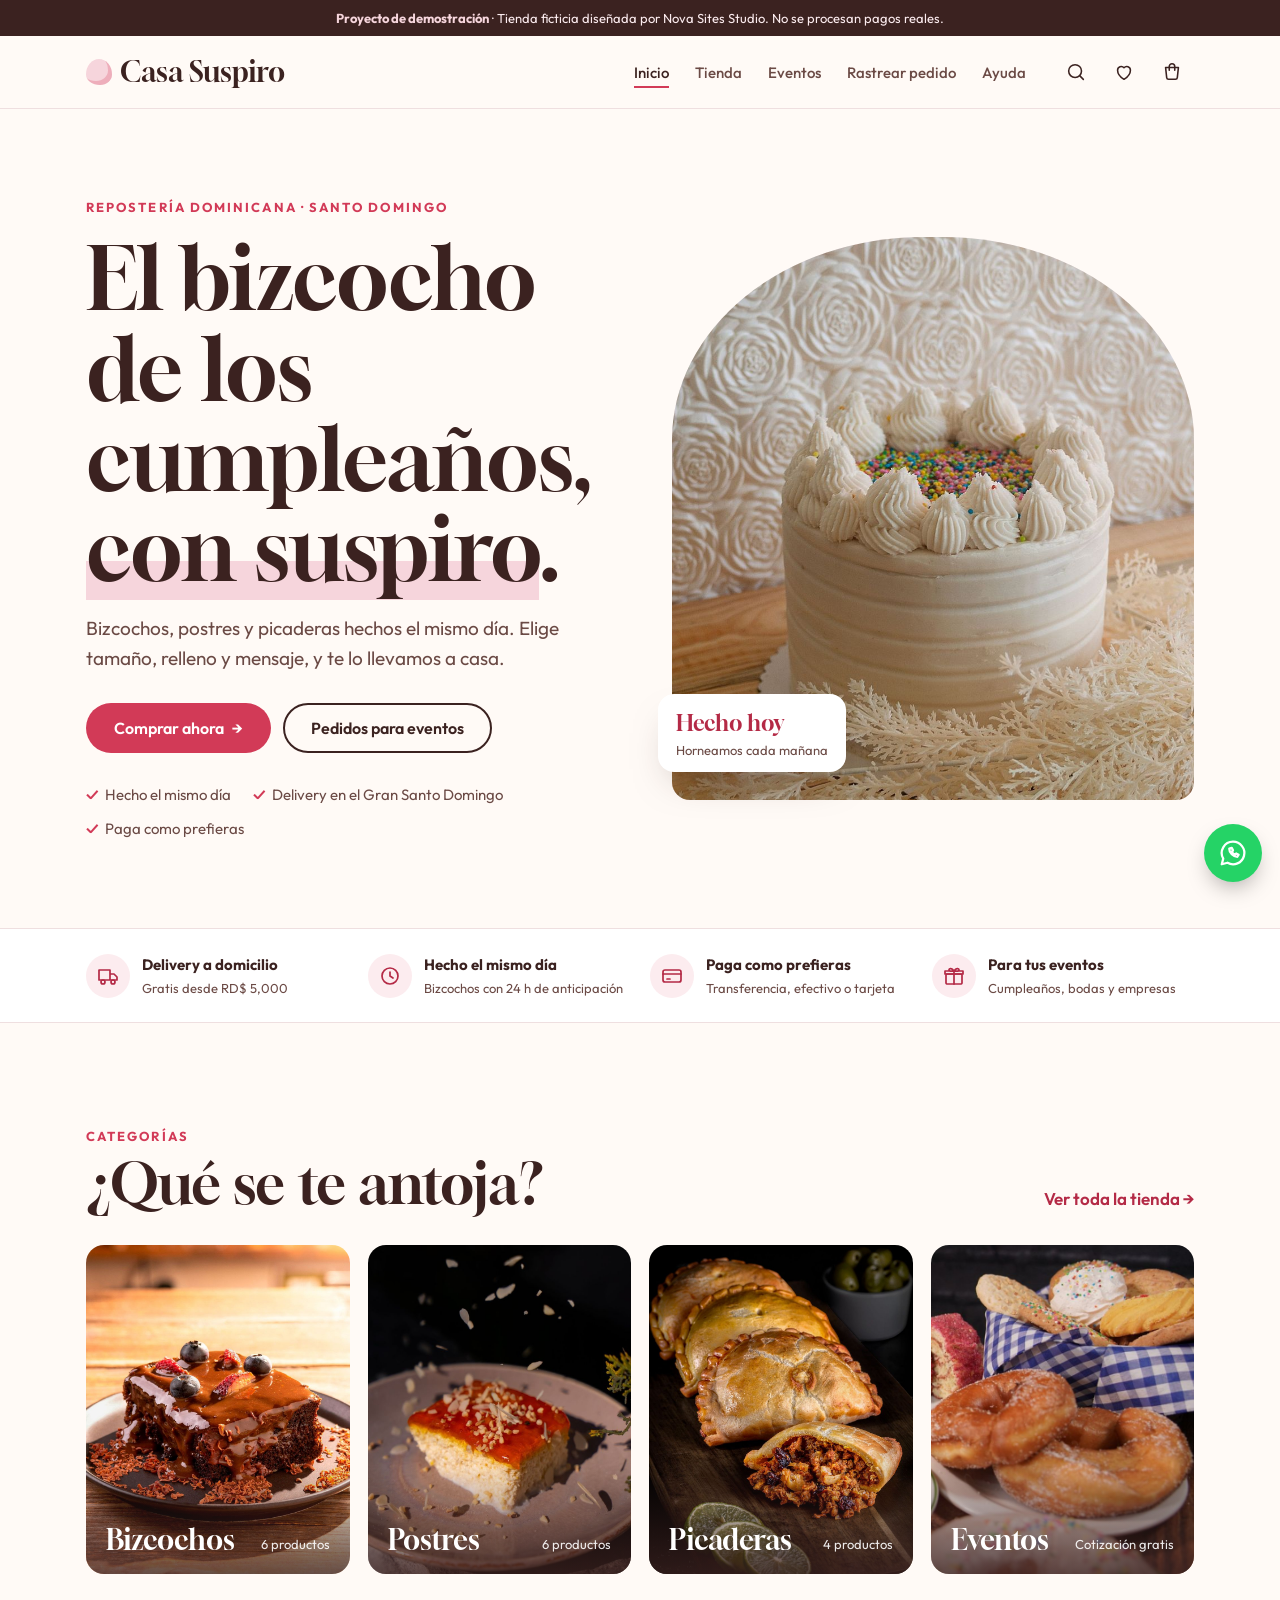
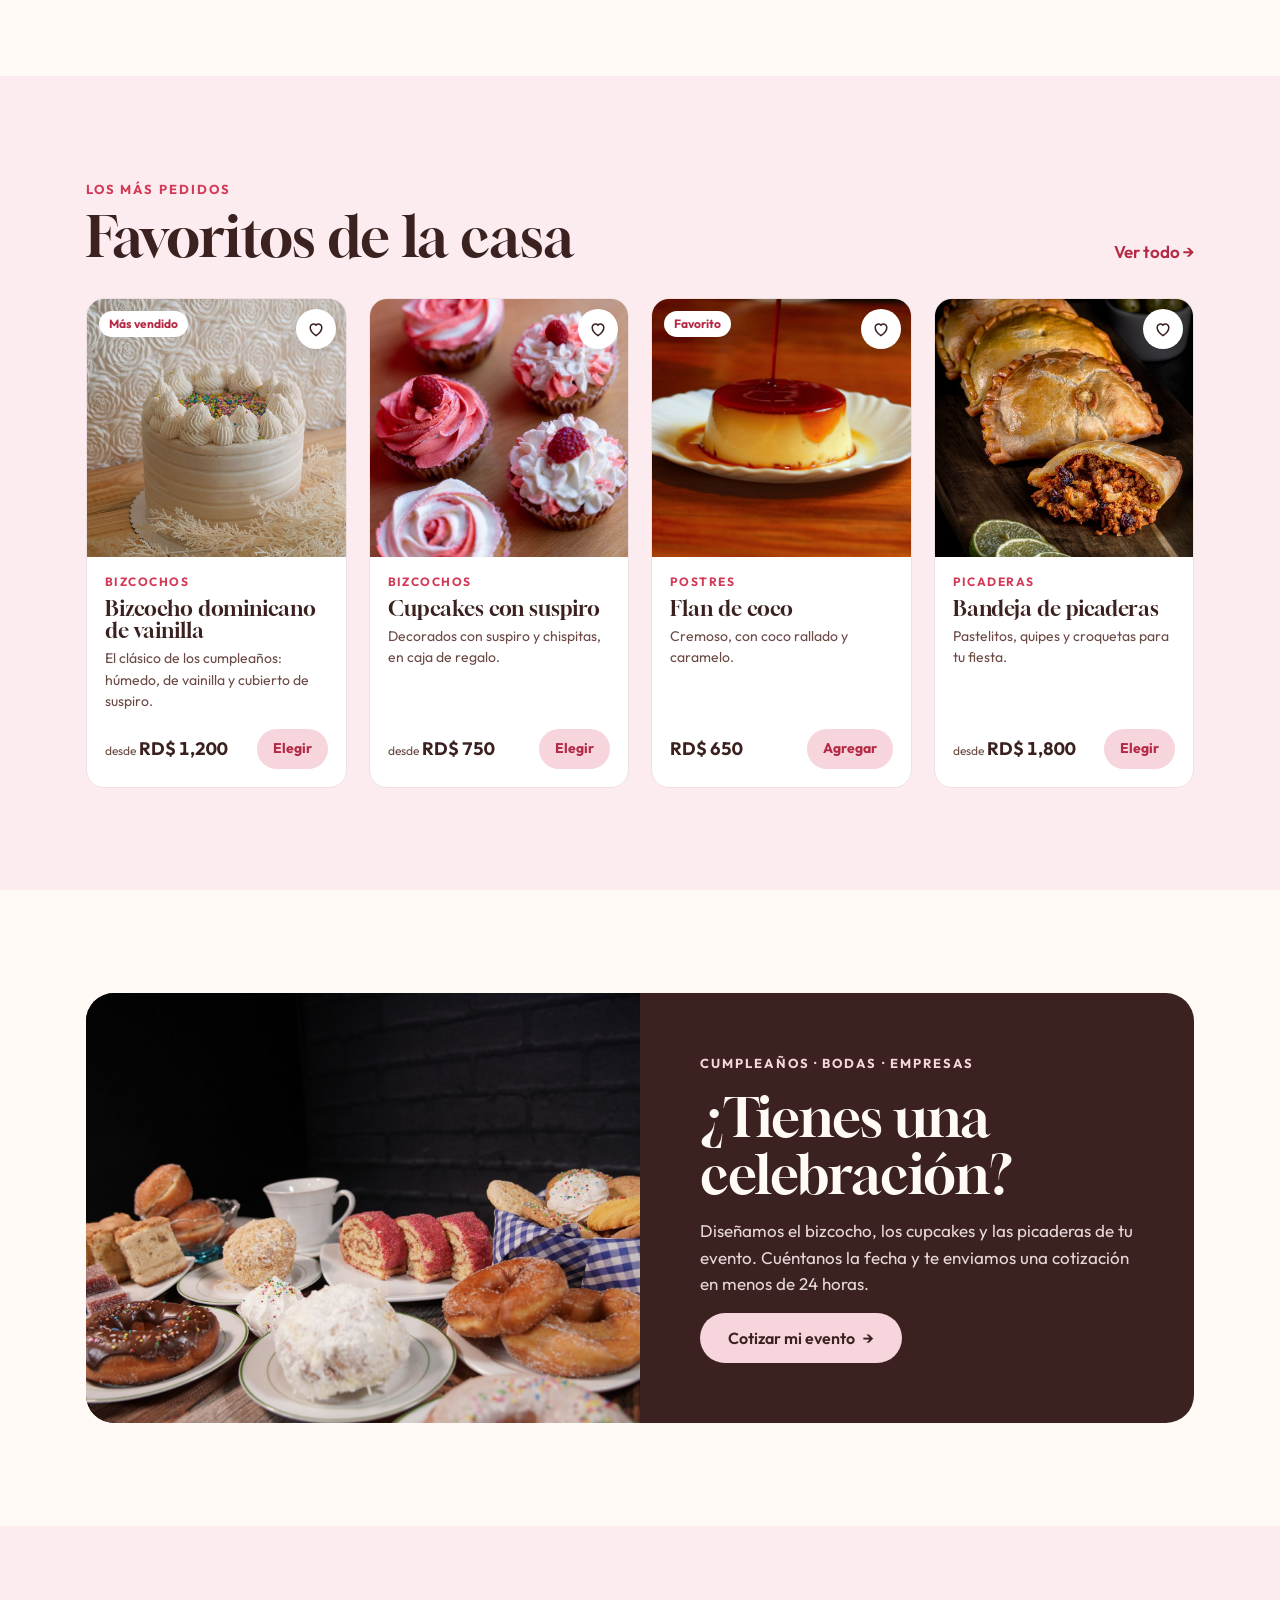
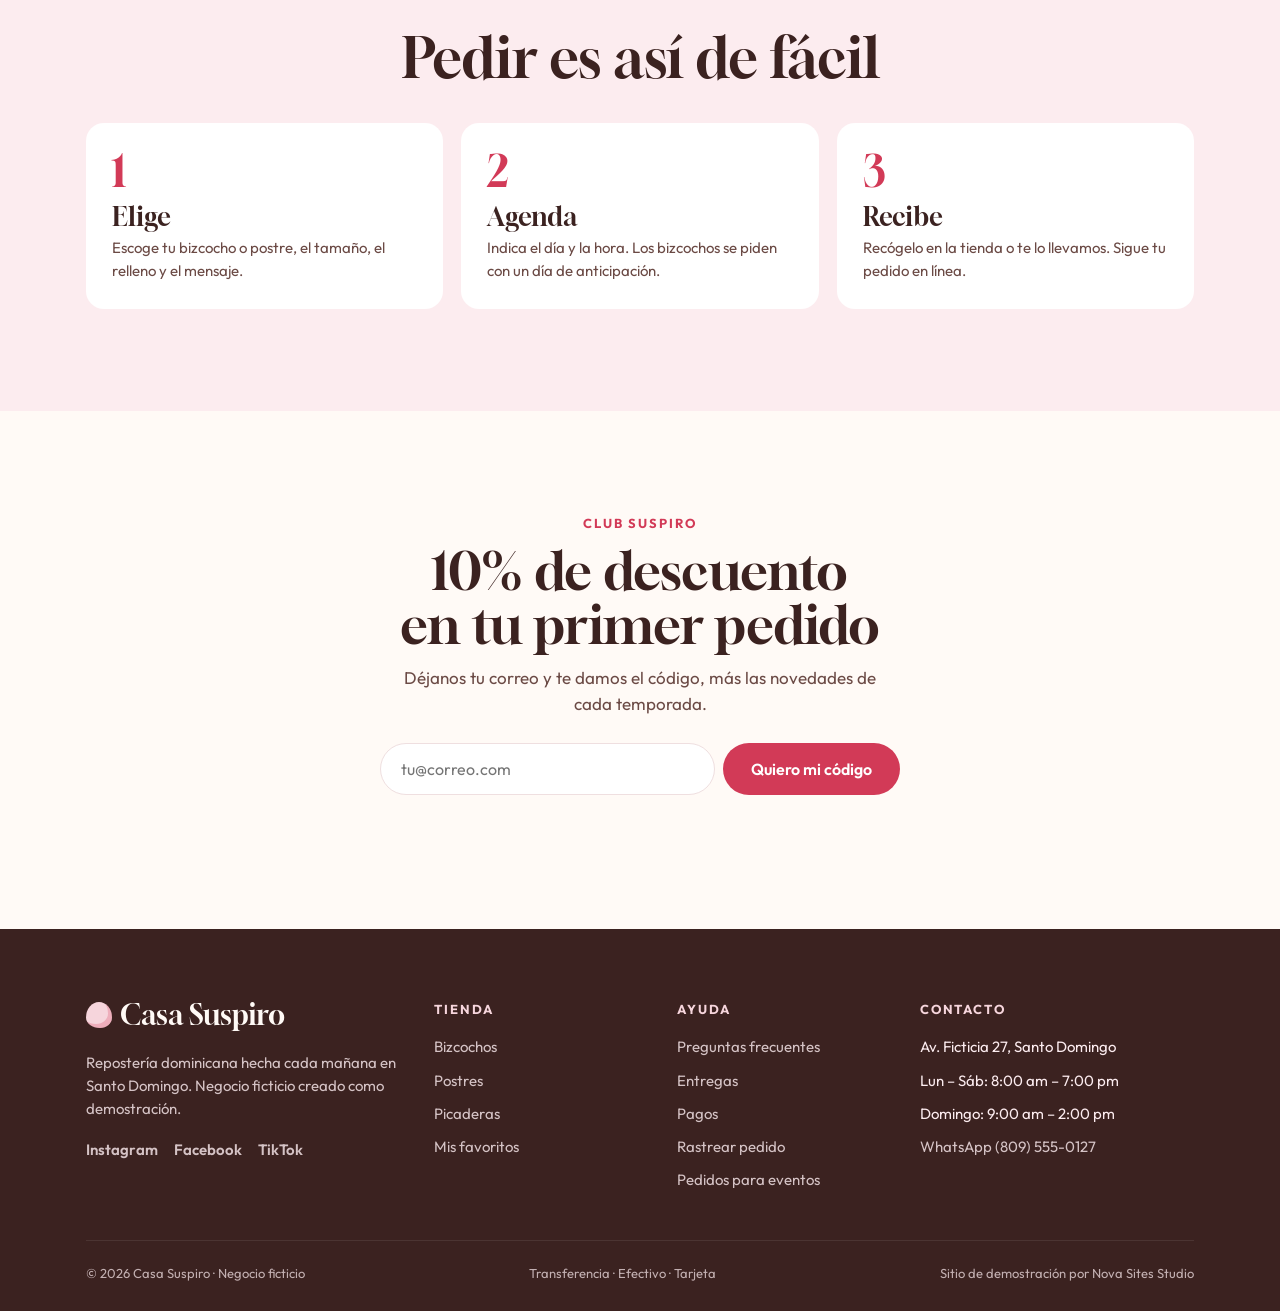
<file: index.html>
<!doctype html>
<html lang="es">
<head>
<meta charset="utf-8">
<meta name="viewport" content="width=device-width, initial-scale=1">
<title>Casa Suspiro · Repostería dominicana</title>
<meta name="description" content="Bizcocho dominicano con suspiro, postres y picaderas a domicilio. Repostería dominicana en Santo Domingo. Proyecto de demostración de Nova Sites Studio.">
<link rel="preconnect" href="https://fonts.googleapis.com">
<link rel="preconnect" href="https://fonts.gstatic.com" crossorigin>
<link href="https://fonts.googleapis.com/css2?family=Gloock&family=Outfit:wght@400;500;600;700&display=swap" rel="stylesheet">
<link rel="stylesheet" href="estilos.css">
</head>
<body data-pagina="inicio">
<div class="demo-bar"><strong>Proyecto de demostración</strong> · Tienda ficticia diseñada por Nova Sites Studio. No se procesan pagos reales.</div>
<header class="nav">
  <div class="wrap nav-in">
    <a class="logo" href="index.html"><i aria-hidden="true"></i>Casa Suspiro</a>
    <nav aria-label="Principal" class="menu-wrap" style="display:contents"><ul class="menu"><li><a href="index.html" aria-current="page">Inicio</a></li><li><a href="tienda.html">Tienda</a></li><li><a href="eventos.html">Eventos</a></li><li><a href="seguimiento.html">Rastrear pedido</a></li><li><a href="ayuda.html">Ayuda</a></li></ul></nav>
    <div class="iconos">
      <button class="icono-btn" type="button" data-buscar aria-label="Buscar"><svg viewBox="0 0 24 24" aria-hidden="true"><circle cx="11" cy="11" r="7"/><path d="m20 20-3.5-3.5"/></svg></button>
      <a class="icono-btn" href="tienda.html?fav=1" aria-label="Mis favoritos"><svg viewBox="0 0 24 24" aria-hidden="true"><path d="M12 20s-7-4.4-7-10a4 4 0 0 1 7-2.6A4 4 0 0 1 19 10c0 5.6-7 10-7 10Z"/></svg><span class="contador" data-contador="favs" hidden>0</span></a>
      <button class="icono-btn" type="button" data-abrir-carrito aria-label="Abrir carrito"><svg viewBox="0 0 24 24" aria-hidden="true"><path d="M5 7h14l-1.2 11.2a2 2 0 0 1-2 1.8H8.2a2 2 0 0 1-2-1.8L5 7Z"/><path d="M9 10V6a3 3 0 0 1 6 0v4"/></svg><span class="contador" data-contador="carrito" hidden>0</span></button>
      <button class="burger" type="button" aria-expanded="false" aria-controls="menu-movil" aria-label="Abrir menú"><i></i><i></i></button>
    </div>
  </div>
  <nav class="menu-movil" id="menu-movil" aria-label="Menú" hidden><a href="index.html" aria-current="page">Inicio</a><a href="tienda.html">Tienda</a><a href="eventos.html">Eventos</a><a href="seguimiento.html">Rastrear pedido</a><a href="ayuda.html">Ayuda</a></nav>
</header>

<main>
<section class="hero wrap">
  <div>
    <p class="eyebrow entra" style="--d:0">Repostería dominicana · Santo Domingo</p>
    <h1 class="entra" style="--d:1">El bizcocho de los cumpleaños, <em>con suspiro</em>.</h1>
    <p class="entra" style="--d:2">Bizcochos, postres y picaderas hechos el mismo día. Elige tamaño, relleno y mensaje, y te lo llevamos a casa.</p>
    <div class="acciones entra" style="--d:3">
      <a class="btn btn-cereza" href="tienda.html">Comprar ahora <span class="flecha" aria-hidden="true">→</span></a>
      <a class="btn btn-borde" href="eventos.html">Pedidos para eventos</a>
    </div>
    <div class="ventajas entra" style="--d:4"><span>Hecho el mismo día</span><span>Delivery en el Gran Santo Domingo</span><span>Paga como prefieras</span></div>
  </div>
  <div class="hero-media entra" style="--d:2">
    <figure class="foto" data-label="Bizcocho dominicano con suspiro"><img src="images/portada.jpg" alt="Bizcocho dominicano decorado con suspiro" fetchpriority="high"></figure>
    <div class="hero-sello"><b>Hecho hoy</b><span>Horneamos cada mañana</span></div>
  </div>
</section>

<div class="confianza">
  <div class="wrap confianza-in">
    <div><svg viewBox="0 0 24 24" aria-hidden="true"><path d="M3 6h11v10H3zM14 10h4l3 3v3h-7"/><circle cx="7" cy="18" r="2"/><circle cx="17" cy="18" r="2"/></svg><strong>Delivery a domicilio</strong><span>Gratis desde RD$ 5,000</span></div>
    <div><svg viewBox="0 0 24 24" aria-hidden="true"><circle cx="12" cy="12" r="8"/><path d="M12 8v4l3 2"/></svg><strong>Hecho el mismo día</strong><span>Bizcochos con 24 h de anticipación</span></div>
    <div><svg viewBox="0 0 24 24" aria-hidden="true"><rect x="3" y="6" width="18" height="12" rx="2"/><path d="M3 10h18M7 15h3"/></svg><strong>Paga como prefieras</strong><span>Transferencia, efectivo o tarjeta</span></div>
    <div><svg viewBox="0 0 24 24" aria-hidden="true"><rect x="4" y="10" width="16" height="10" rx="1"/><path d="M3 7h18v3H3zM12 7v13M12 7C10 4 7 4 7 6s3 1 5 1c2 0 5 1 5-1s-3-2-5 1"/></svg><strong>Para tus eventos</strong><span>Cumpleaños, bodas y empresas</span></div>
  </div>
</div>

<section class="seccion">
  <div class="wrap">
    <div class="sec-tit revela"><div><p class="eyebrow">Categorías</p><h2>¿Qué se te antoja?</h2></div><a class="ver-todo" href="tienda.html">Ver toda la tienda →</a></div>
    <div class="cats">
      <a class="cat revela" href="tienda.html?cat=bizcochos"><figure class="foto" data-label="Bizcochos"><img src="images/biz-chocolate.jpg" alt="Bizcochos" loading="lazy"></figure><div class="cat-txt"><h3>Bizcochos</h3><span data-cuenta="bizcochos"></span></div></a>
      <a class="cat revela" style="--d:1" href="tienda.html?cat=postres"><figure class="foto" data-label="Postres"><img src="images/tres-leches.jpg" alt="Postres" loading="lazy"></figure><div class="cat-txt"><h3>Postres</h3><span data-cuenta="postres"></span></div></a>
      <a class="cat revela" style="--d:2" href="tienda.html?cat=picaderas"><figure class="foto" data-label="Picaderas"><img src="images/pastelitos.jpg" alt="Picaderas" loading="lazy"></figure><div class="cat-txt"><h3>Picaderas</h3><span data-cuenta="picaderas"></span></div></a>
      <a class="cat revela" style="--d:3" href="eventos.html"><figure class="foto" data-label="Eventos"><img src="images/cat-eventos.jpg" alt="Eventos" loading="lazy"></figure><div class="cat-txt"><h3>Eventos</h3><span>Cotización gratis</span></div></a>
    </div>
  </div>
</section>

<section class="seccion rosa">
  <div class="wrap">
    <div class="sec-tit revela"><div><p class="eyebrow">Los más pedidos</p><h2>Favoritos de la casa</h2></div><a class="ver-todo" href="tienda.html">Ver todo →</a></div>
    <div class="grid" id="destacados"></div>
  </div>
</section>

<section class="seccion">
  <div class="wrap">
    <div class="banner revela">
      <figure class="foto" data-label="Mesa de postres para un evento"><img src="images/eventos.jpg" alt="Mesa de postres para un evento" loading="lazy"></figure>
      <div class="banner-txt">
        <p class="eyebrow">Cumpleaños · Bodas · Empresas</p>
        <h2>¿Tienes una celebración?</h2>
        <p>Diseñamos el bizcocho, los cupcakes y las picaderas de tu evento. Cuéntanos la fecha y te enviamos una cotización en menos de 24 horas.</p>
        <a class="btn btn-claro" href="eventos.html">Cotizar mi evento <span class="flecha" aria-hidden="true">→</span></a>
      </div>
    </div>
  </div>
</section>

<section class="como">
  <div class="wrap">
    <h2 class="revela">Pedir es así de fácil</h2>
    <ol class="pasos">
      <li class="revela"><h3>Elige</h3><p>Escoge tu bizcocho o postre, el tamaño, el relleno y el mensaje.</p></li>
      <li class="revela" style="--d:1"><h3>Agenda</h3><p>Indica el día y la hora. Los bizcochos se piden con un día de anticipación.</p></li>
      <li class="revela" style="--d:2"><h3>Recibe</h3><p>Recógelo en la tienda o te lo llevamos. Sigue tu pedido en línea.</p></li>
    </ol>
  </div>
</section>

<section class="seccion boletin">
  <div class="wrap estrecho revela">
    <p class="eyebrow">Club Suspiro</p>
    <h2>10% de descuento en tu primer pedido</h2>
    <p>Déjanos tu correo y te damos el código, más las novedades de cada temporada.</p>
    <form class="boletin-form" id="boletin" novalidate>
      <label class="oculto" for="b-email">Correo electrónico</label>
      <input id="b-email" type="email" placeholder="tu@correo.com" autocomplete="email" required>
      <button class="btn btn-cereza" type="submit">Quiero mi código</button>
    </form>
    <p class="msg" id="boletin-msg" role="status"></p>
  </div>
</section>
</main>

<footer class="pie">
  <div class="wrap">
    <div class="pie-cols">
      <div>
        <a class="logo" href="index.html"><i aria-hidden="true"></i>Casa Suspiro</a>
        <p>Repostería dominicana hecha cada mañana en Santo Domingo. Negocio ficticio creado como demostración.</p>
        <div class="redes"><a href="#" data-demo="En la tienda real, esto abre la red social del negocio.">Instagram</a><a href="#" data-demo="En la tienda real, esto abre la red social del negocio.">Facebook</a><a href="#" data-demo="En la tienda real, esto abre la red social del negocio.">TikTok</a></div>
      </div>
      <div>
        <h4>Tienda</h4>
        <ul><li><a href="tienda.html?cat=bizcochos">Bizcochos</a></li><li><a href="tienda.html?cat=postres">Postres</a></li><li><a href="tienda.html?cat=picaderas">Picaderas</a></li><li><a href="tienda.html?fav=1">Mis favoritos</a></li></ul>
      </div>
      <div>
        <h4>Ayuda</h4>
        <ul><li><a href="ayuda.html">Preguntas frecuentes</a></li><li><a href="ayuda.html#entregas">Entregas</a></li><li><a href="ayuda.html#pagos">Pagos</a></li><li><a href="seguimiento.html">Rastrear pedido</a></li><li><a href="eventos.html">Pedidos para eventos</a></li></ul>
      </div>
      <div>
        <h4>Contacto</h4>
        <ul><li>Av. Ficticia 27, Santo Domingo</li><li>Lun – Sáb: 8:00 am – 7:00 pm</li><li>Domingo: 9:00 am – 2:00 pm</li><li><a href="#" data-demo="En la tienda real, esto abre el WhatsApp de Casa Suspiro.">WhatsApp (809) 555-0127</a></li></ul>
      </div>
    </div>
    <div class="pie-bajo">
      <span>© 2026 Casa Suspiro · Negocio ficticio</span>
      <span>Transferencia · Efectivo · Tarjeta</span>
      <span>Sitio de demostración por Nova Sites Studio</span>
    </div>
  </div>
</footer>

<div class="buscador" id="buscador" role="dialog" aria-label="Buscar productos" hidden>
  <form action="tienda.html" role="search">
    <label class="oculto" for="b-q">Buscar</label>
    <input id="b-q" name="q" type="search" placeholder="¿Qué se te antoja? Bizcocho, flan, quipes…" autocomplete="off">
    <button class="btn btn-cereza" type="submit">Buscar</button>
  </form>
  <div class="sugerencias"><span>Lo más buscado:</span><a href="tienda.html?q=bizcocho">Bizcocho</a><a href="tienda.html?q=flan">Flan</a><a href="tienda.html?q=cupcakes">Cupcakes</a><a href="tienda.html?q=picaderas">Picaderas</a></div>
</div>

<div class="panel-velo" id="panel-velo" data-cerrar-carrito></div>
<aside class="panel" id="panel" aria-hidden="true" aria-label="Carrito">
  <div class="panel-top">
    <h2>Tu carrito</h2>
    <button class="cerrar" type="button" data-cerrar-carrito aria-label="Cerrar carrito">×</button>
  </div>
  <div class="lineas" id="lineas"></div>
  <div class="panel-pie">
    <div data-envio></div>
    <div class="fila total"><span>Subtotal</span><span class="precio" data-subtotal>RD$ 0</span></div>
    <p class="ayuda">Precios con ITBIS incluido. El envío se calcula al pagar.</p>
    <div class="panel-btns"><a class="btn btn-borde" href="carrito.html">Ver carrito</a><a class="btn btn-cereza" href="checkout.html" data-ir-pagar>Pagar</a></div>
  </div>
</aside>
<button class="wa" type="button" data-demo="En la tienda real, esto abre el WhatsApp de Casa Suspiro." aria-label="Escríbenos por WhatsApp"><svg viewBox="0 0 24 24" aria-hidden="true"><path d="M12 3a9 9 0 0 0-7.8 13.5L3 21l4.6-1.2A9 9 0 1 0 12 3Z"/><path d="M9 8.5c0 3.3 3.2 6.5 6.5 6.5l1-1.6-2-1-1 .9c-1.1-.5-1.9-1.3-2.4-2.4l.9-1-1-2Z"/></svg></button>
<div class="toast" id="toast" role="status" aria-live="polite"></div>
<script src="tienda.js" defer></script>
</body>
</html>
</file>
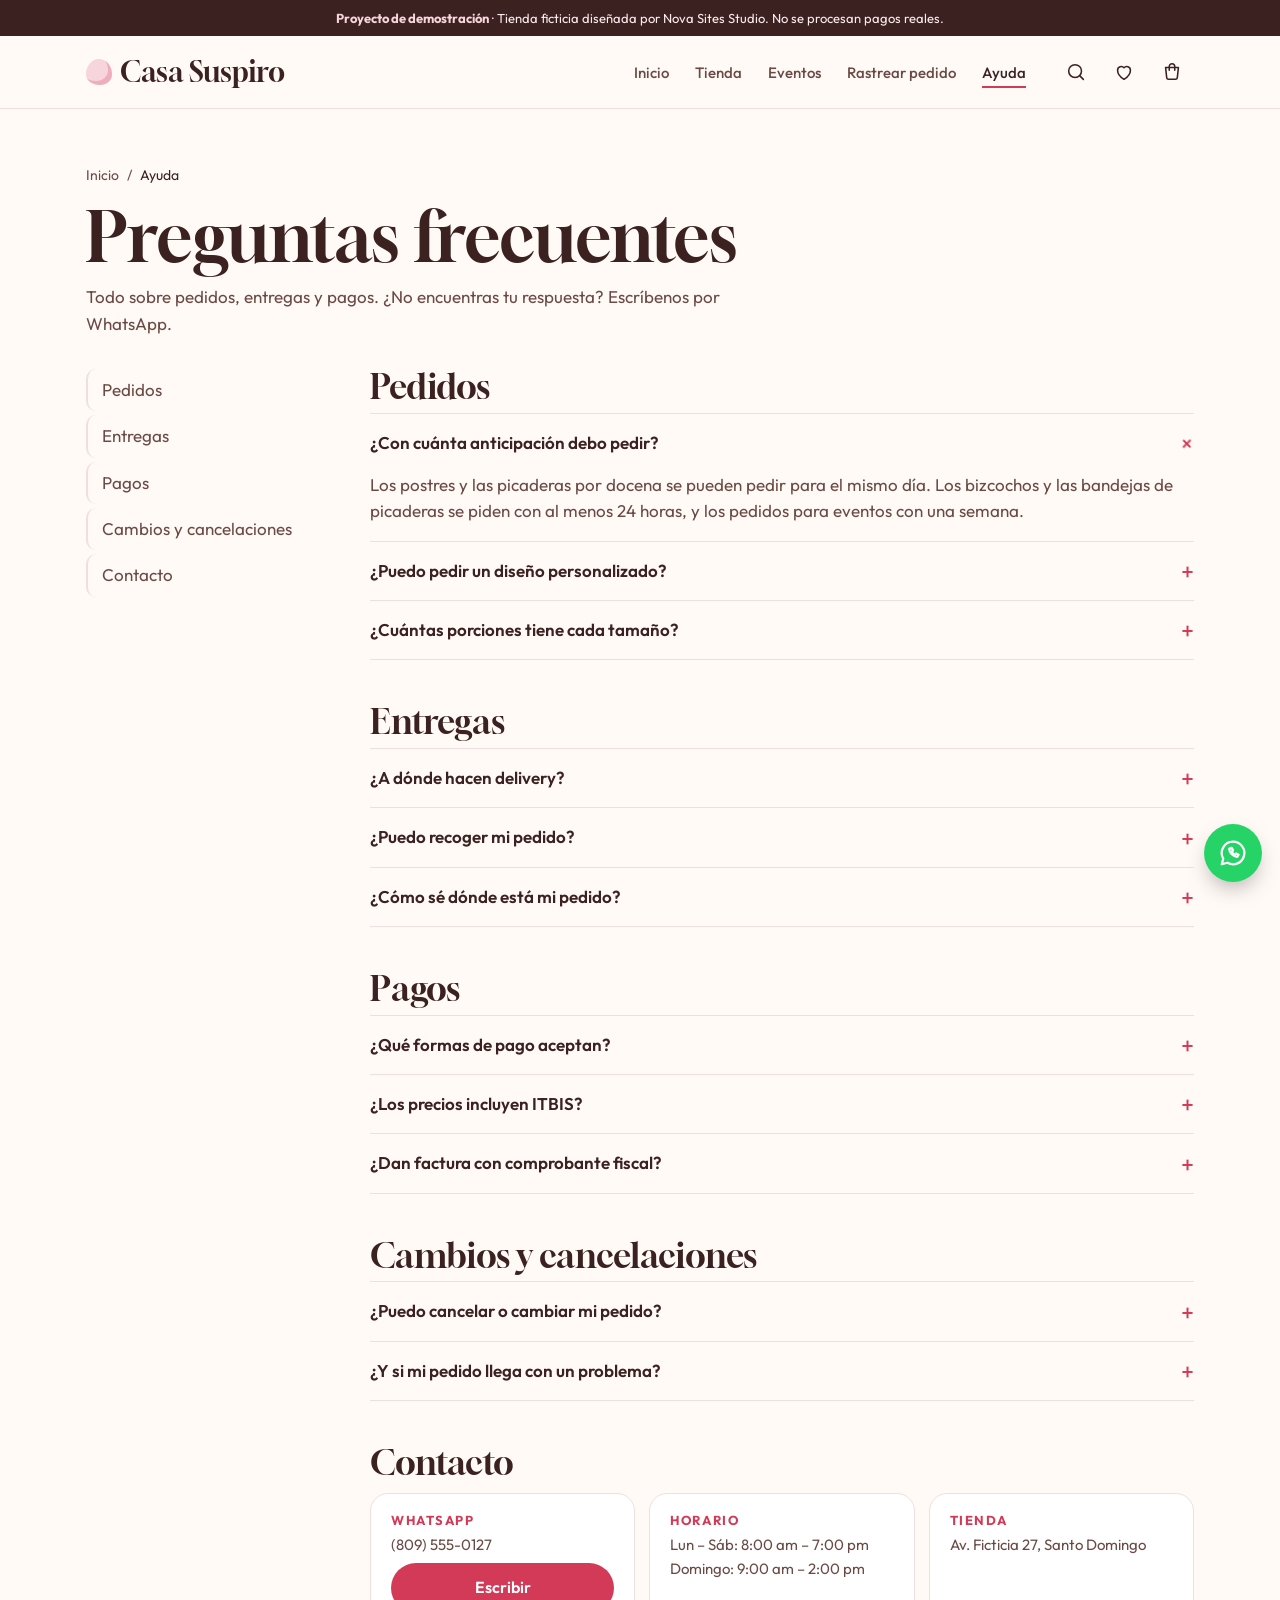
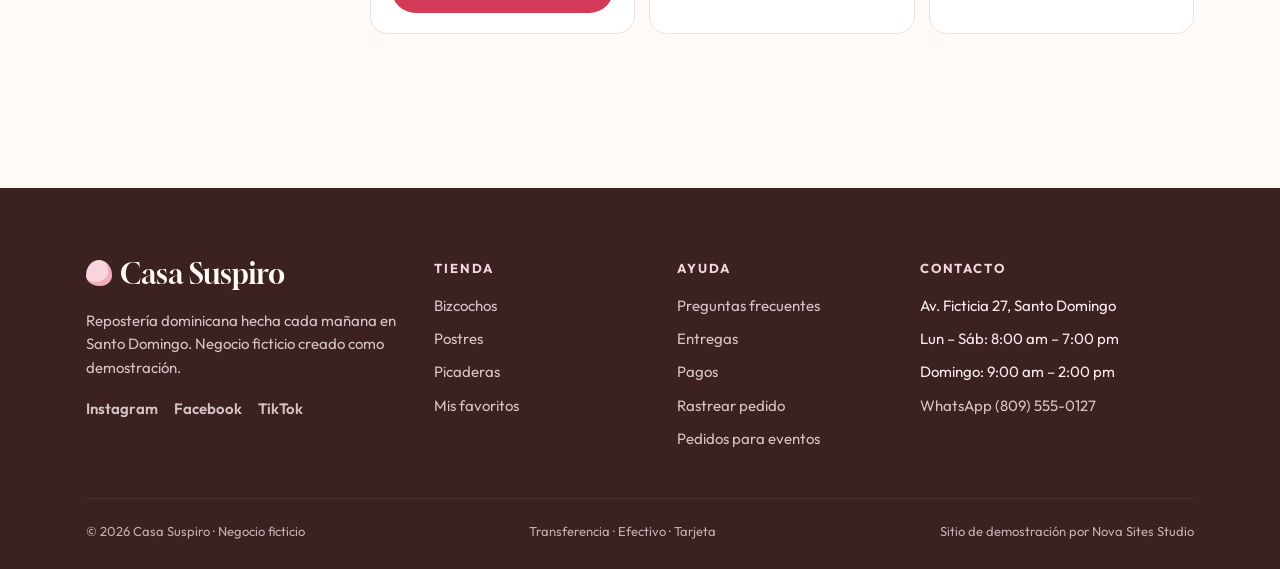
<file: ayuda.html>
<!doctype html>
<html lang="es">
<head>
<meta charset="utf-8">
<meta name="viewport" content="width=device-width, initial-scale=1">
<title>Preguntas frecuentes · Casa Suspiro</title>
<meta name="description" content="Repostería dominicana en Santo Domingo. Proyecto de demostración de Nova Sites Studio.">
<link rel="preconnect" href="https://fonts.googleapis.com">
<link rel="preconnect" href="https://fonts.gstatic.com" crossorigin>
<link href="https://fonts.googleapis.com/css2?family=Gloock&family=Outfit:wght@400;500;600;700&display=swap" rel="stylesheet">
<link rel="stylesheet" href="estilos.css">
</head>
<body data-pagina="ayuda">
<div class="demo-bar"><strong>Proyecto de demostración</strong> · Tienda ficticia diseñada por Nova Sites Studio. No se procesan pagos reales.</div>
<header class="nav">
  <div class="wrap nav-in">
    <a class="logo" href="index.html"><i aria-hidden="true"></i>Casa Suspiro</a>
    <nav aria-label="Principal" class="menu-wrap" style="display:contents"><ul class="menu"><li><a href="index.html">Inicio</a></li><li><a href="tienda.html">Tienda</a></li><li><a href="eventos.html">Eventos</a></li><li><a href="seguimiento.html">Rastrear pedido</a></li><li><a href="ayuda.html" aria-current="page">Ayuda</a></li></ul></nav>
    <div class="iconos">
      <button class="icono-btn" type="button" data-buscar aria-label="Buscar"><svg viewBox="0 0 24 24" aria-hidden="true"><circle cx="11" cy="11" r="7"/><path d="m20 20-3.5-3.5"/></svg></button>
      <a class="icono-btn" href="tienda.html?fav=1" aria-label="Mis favoritos"><svg viewBox="0 0 24 24" aria-hidden="true"><path d="M12 20s-7-4.4-7-10a4 4 0 0 1 7-2.6A4 4 0 0 1 19 10c0 5.6-7 10-7 10Z"/></svg><span class="contador" data-contador="favs" hidden>0</span></a>
      <button class="icono-btn" type="button" data-abrir-carrito aria-label="Abrir carrito"><svg viewBox="0 0 24 24" aria-hidden="true"><path d="M5 7h14l-1.2 11.2a2 2 0 0 1-2 1.8H8.2a2 2 0 0 1-2-1.8L5 7Z"/><path d="M9 10V6a3 3 0 0 1 6 0v4"/></svg><span class="contador" data-contador="carrito" hidden>0</span></button>
      <button class="burger" type="button" aria-expanded="false" aria-controls="menu-movil" aria-label="Abrir menú"><i></i><i></i></button>
    </div>
  </div>
  <nav class="menu-movil" id="menu-movil" aria-label="Menú" hidden><a href="index.html">Inicio</a><a href="tienda.html">Tienda</a><a href="eventos.html">Eventos</a><a href="seguimiento.html">Rastrear pedido</a><a href="ayuda.html" aria-current="page">Ayuda</a></nav>
</header>

<main>
<section class="cabecera wrap">
  <nav class="migas" aria-label="Ruta"><a href="index.html">Inicio</a><span>/</span><span aria-current="page">Ayuda</span></nav>
  <h1>Preguntas frecuentes</h1>
  <p class="sub">Todo sobre pedidos, entregas y pagos. ¿No encuentras tu respuesta? Escríbenos por WhatsApp.</p>
</section>
<section class="wrap faq-grid">
  <nav class="faq-nav" aria-label="Temas"><a href="#pedidos">Pedidos</a><a href="#entregas">Entregas</a><a href="#pagos">Pagos</a><a href="#cambios">Cambios y cancelaciones</a><a href="#contacto">Contacto</a></nav>
  <div>
    <section class="faq-bloque" id="pedidos"><h2>Pedidos</h2><div class="acordeon">
      <details open><summary>¿Con cuánta anticipación debo pedir?</summary><p>Los postres y las picaderas por docena se pueden pedir para el mismo día. Los bizcochos y las bandejas de picaderas se piden con al menos 24 horas, y los pedidos para eventos con una semana.</p></details>
      <details><summary>¿Puedo pedir un diseño personalizado?</summary><p>Sí. En cada bizcocho eliges tamaño, relleno, color del suspiro y mensaje. Para diseños especiales (pisos, figuras, temas) usa la página de Eventos y te cotizamos.</p></details>
      <details><summary>¿Cuántas porciones tiene cada tamaño?</summary><p>1 libra rinde unas 8 porciones, 2 libras unas 16 y 3 libras unas 24. El mini bizcocho (bento) es para 2 o 3 personas.</p></details>
    </div></section>
    <section class="faq-bloque" id="entregas"><h2>Entregas</h2><div class="acordeon">
      <details><summary>¿A dónde hacen delivery?</summary><p>Al Distrito Nacional (RD$ 250) y a Santo Domingo Este, Oeste y Norte (RD$ 350). Es gratis en pedidos desde RD$ 5,000.</p></details>
      <details><summary>¿Puedo recoger mi pedido?</summary><p>Sí, en la tienda, sin costo, en el horario que elijas al pagar.</p></details>
      <details><summary>¿Cómo sé dónde está mi pedido?</summary><p>Entra a <a href="seguimiento.html">Rastrear pedido</a> con el número que recibiste al confirmar.</p></details>
    </div></section>
    <section class="faq-bloque" id="pagos"><h2>Pagos</h2><div class="acordeon">
      <details><summary>¿Qué formas de pago aceptan?</summary><p>Transferencia bancaria, efectivo al recibir o recoger, y tarjeta mediante un enlace de pago seguro.</p></details>
      <details><summary>¿Los precios incluyen ITBIS?</summary><p>Sí, todos los precios ya incluyen ITBIS.</p></details>
      <details><summary>¿Dan factura con comprobante fiscal?</summary><p>Sí. Escribe tu RNC en la nota del pedido y te la enviamos.</p></details>
    </div></section>
    <section class="faq-bloque" id="cambios"><h2>Cambios y cancelaciones</h2><div class="acordeon">
      <details><summary>¿Puedo cancelar o cambiar mi pedido?</summary><p>Sin costo hasta 24 horas antes de la entrega. Después, el bizcocho ya está en preparación y no podemos cancelarlo.</p></details>
      <details><summary>¿Y si mi pedido llega con un problema?</summary><p>Escríbenos con una foto en las primeras 2 horas y lo resolvemos.</p></details>
    </div></section>
    <section class="faq-bloque" id="contacto"><h2>Contacto</h2>
      <div class="contacto-card">
        <div><h3>WhatsApp</h3><p>(809) 555-0127</p><a class="btn btn-cereza" href="#" data-demo="En la tienda real, esto abre el WhatsApp de Casa Suspiro.">Escribir</a></div>
        <div><h3>Horario</h3><p>Lun – Sáb: 8:00 am – 7:00 pm<br>Domingo: 9:00 am – 2:00 pm</p></div>
        <div><h3>Tienda</h3><p>Av. Ficticia 27, Santo Domingo</p></div>
      </div>
    </section>
  </div>
</section>
</main>

<footer class="pie">
  <div class="wrap">
    <div class="pie-cols">
      <div>
        <a class="logo" href="index.html"><i aria-hidden="true"></i>Casa Suspiro</a>
        <p>Repostería dominicana hecha cada mañana en Santo Domingo. Negocio ficticio creado como demostración.</p>
        <div class="redes"><a href="#" data-demo="En la tienda real, esto abre la red social del negocio.">Instagram</a><a href="#" data-demo="En la tienda real, esto abre la red social del negocio.">Facebook</a><a href="#" data-demo="En la tienda real, esto abre la red social del negocio.">TikTok</a></div>
      </div>
      <div>
        <h4>Tienda</h4>
        <ul><li><a href="tienda.html?cat=bizcochos">Bizcochos</a></li><li><a href="tienda.html?cat=postres">Postres</a></li><li><a href="tienda.html?cat=picaderas">Picaderas</a></li><li><a href="tienda.html?fav=1">Mis favoritos</a></li></ul>
      </div>
      <div>
        <h4>Ayuda</h4>
        <ul><li><a href="ayuda.html">Preguntas frecuentes</a></li><li><a href="ayuda.html#entregas">Entregas</a></li><li><a href="ayuda.html#pagos">Pagos</a></li><li><a href="seguimiento.html">Rastrear pedido</a></li><li><a href="eventos.html">Pedidos para eventos</a></li></ul>
      </div>
      <div>
        <h4>Contacto</h4>
        <ul><li>Av. Ficticia 27, Santo Domingo</li><li>Lun – Sáb: 8:00 am – 7:00 pm</li><li>Domingo: 9:00 am – 2:00 pm</li><li><a href="#" data-demo="En la tienda real, esto abre el WhatsApp de Casa Suspiro.">WhatsApp (809) 555-0127</a></li></ul>
      </div>
    </div>
    <div class="pie-bajo">
      <span>© 2026 Casa Suspiro · Negocio ficticio</span>
      <span>Transferencia · Efectivo · Tarjeta</span>
      <span>Sitio de demostración por Nova Sites Studio</span>
    </div>
  </div>
</footer>

<div class="buscador" id="buscador" role="dialog" aria-label="Buscar productos" hidden>
  <form action="tienda.html" role="search">
    <label class="oculto" for="b-q">Buscar</label>
    <input id="b-q" name="q" type="search" placeholder="¿Qué se te antoja? Bizcocho, flan, quipes…" autocomplete="off">
    <button class="btn btn-cereza" type="submit">Buscar</button>
  </form>
  <div class="sugerencias"><span>Lo más buscado:</span><a href="tienda.html?q=bizcocho">Bizcocho</a><a href="tienda.html?q=flan">Flan</a><a href="tienda.html?q=cupcakes">Cupcakes</a><a href="tienda.html?q=picaderas">Picaderas</a></div>
</div>

<div class="panel-velo" id="panel-velo" data-cerrar-carrito></div>
<aside class="panel" id="panel" aria-hidden="true" aria-label="Carrito">
  <div class="panel-top">
    <h2>Tu carrito</h2>
    <button class="cerrar" type="button" data-cerrar-carrito aria-label="Cerrar carrito">×</button>
  </div>
  <div class="lineas" id="lineas"></div>
  <div class="panel-pie">
    <div data-envio></div>
    <div class="fila total"><span>Subtotal</span><span class="precio" data-subtotal>RD$ 0</span></div>
    <p class="ayuda">Precios con ITBIS incluido. El envío se calcula al pagar.</p>
    <div class="panel-btns"><a class="btn btn-borde" href="carrito.html">Ver carrito</a><a class="btn btn-cereza" href="checkout.html" data-ir-pagar>Pagar</a></div>
  </div>
</aside>
<button class="wa" type="button" data-demo="En la tienda real, esto abre el WhatsApp de Casa Suspiro." aria-label="Escríbenos por WhatsApp"><svg viewBox="0 0 24 24" aria-hidden="true"><path d="M12 3a9 9 0 0 0-7.8 13.5L3 21l4.6-1.2A9 9 0 1 0 12 3Z"/><path d="M9 8.5c0 3.3 3.2 6.5 6.5 6.5l1-1.6-2-1-1 .9c-1.1-.5-1.9-1.3-2.4-2.4l.9-1-1-2Z"/></svg></button>
<div class="toast" id="toast" role="status" aria-live="polite"></div>
<script src="tienda.js" defer></script>
</body>
</html>
</file>
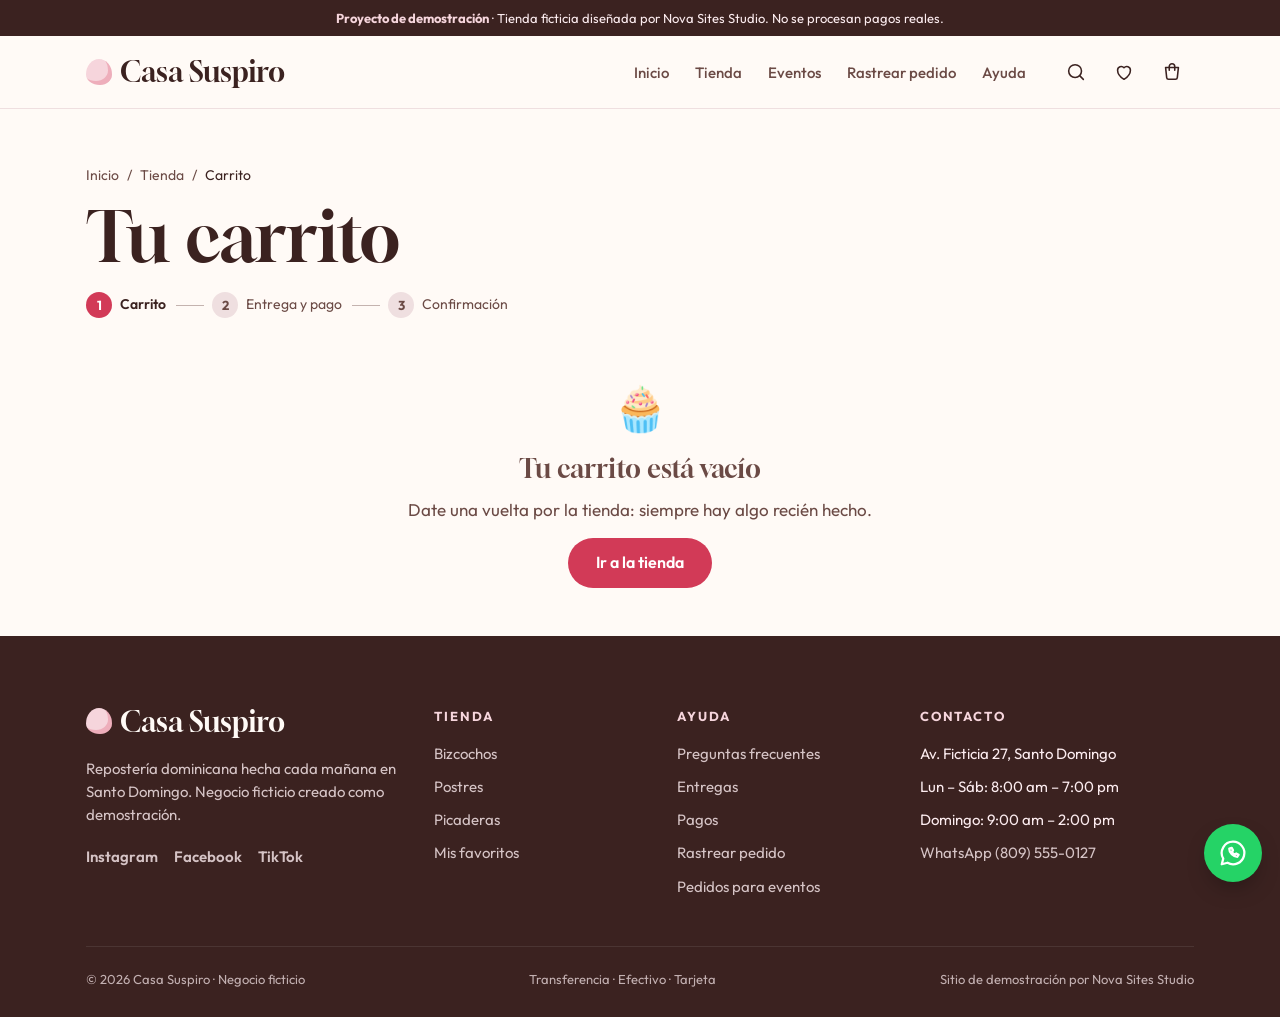
<file: carrito.html>
<!doctype html>
<html lang="es">
<head>
<meta charset="utf-8">
<meta name="viewport" content="width=device-width, initial-scale=1">
<title>Tu carrito · Casa Suspiro</title>
<meta name="description" content="Repostería dominicana en Santo Domingo. Proyecto de demostración de Nova Sites Studio.">
<link rel="preconnect" href="https://fonts.googleapis.com">
<link rel="preconnect" href="https://fonts.gstatic.com" crossorigin>
<link href="https://fonts.googleapis.com/css2?family=Gloock&family=Outfit:wght@400;500;600;700&display=swap" rel="stylesheet">
<link rel="stylesheet" href="estilos.css">
</head>
<body data-pagina="carrito">
<div class="demo-bar"><strong>Proyecto de demostración</strong> · Tienda ficticia diseñada por Nova Sites Studio. No se procesan pagos reales.</div>
<header class="nav">
  <div class="wrap nav-in">
    <a class="logo" href="index.html"><i aria-hidden="true"></i>Casa Suspiro</a>
    <nav aria-label="Principal" class="menu-wrap" style="display:contents"><ul class="menu"><li><a href="index.html">Inicio</a></li><li><a href="tienda.html">Tienda</a></li><li><a href="eventos.html">Eventos</a></li><li><a href="seguimiento.html">Rastrear pedido</a></li><li><a href="ayuda.html">Ayuda</a></li></ul></nav>
    <div class="iconos">
      <button class="icono-btn" type="button" data-buscar aria-label="Buscar"><svg viewBox="0 0 24 24" aria-hidden="true"><circle cx="11" cy="11" r="7"/><path d="m20 20-3.5-3.5"/></svg></button>
      <a class="icono-btn" href="tienda.html?fav=1" aria-label="Mis favoritos"><svg viewBox="0 0 24 24" aria-hidden="true"><path d="M12 20s-7-4.4-7-10a4 4 0 0 1 7-2.6A4 4 0 0 1 19 10c0 5.6-7 10-7 10Z"/></svg><span class="contador" data-contador="favs" hidden>0</span></a>
      <a class="icono-btn" href="carrito.html" aria-label="Ver carrito"><svg viewBox="0 0 24 24" aria-hidden="true"><path d="M5 7h14l-1.2 11.2a2 2 0 0 1-2 1.8H8.2a2 2 0 0 1-2-1.8L5 7Z"/><path d="M9 10V6a3 3 0 0 1 6 0v4"/></svg><span class="contador" data-contador="carrito" hidden>0</span></a>
      <button class="burger" type="button" aria-expanded="false" aria-controls="menu-movil" aria-label="Abrir menú"><i></i><i></i></button>
    </div>
  </div>
  <nav class="menu-movil" id="menu-movil" aria-label="Menú" hidden><a href="index.html">Inicio</a><a href="tienda.html">Tienda</a><a href="eventos.html">Eventos</a><a href="seguimiento.html">Rastrear pedido</a><a href="ayuda.html">Ayuda</a></nav>
</header>

<main>
<section class="cabecera wrap">
  <nav class="migas" aria-label="Ruta"><a href="index.html">Inicio</a><span>/</span><a href="tienda.html">Tienda</a><span>/</span><span aria-current="page">Carrito</span></nav>
  <h1>Tu carrito</h1>
  <ol class="pasos-compra"><li class="activo"><b>1</b>Carrito</li><li><b>2</b>Entrega y pago</li><li><b>3</b>Confirmación</li></ol>
</section>
<section class="wrap carrito-pag" id="carrito-pag">
  <div class="carrito-lista"><div class="lineas" id="c-lineas"></div></div>
  <aside class="resumen" aria-label="Resumen">
    <h2>Resumen</h2>
    <div id="c-envio"></div>
    <div class="fila"><span>Subtotal</span><span id="c-sub">RD$ 0</span></div>
    <div class="fila desc" id="c-desc-fila" hidden><span>Descuento (<span id="c-desc-nombre"></span>)</span><span id="c-desc"></span></div>
    <div class="fila"><span>Envío</span><span class="ayuda">Se calcula al pagar</span></div>
    <div class="fila total"><span>Total</span><span id="c-total">RD$ 0</span></div>
    <form class="cupon" id="cupon" novalidate>
      <label class="oculto" for="cupon-in">Código de descuento</label>
      <input id="cupon-in" placeholder="Código de descuento" autocomplete="off">
      <button class="btn btn-borde" type="submit">Aplicar</button>
    </form>
    <p class="ayuda" id="cupon-activo" hidden>Código aplicado. <button class="enlace" type="button" id="quitar-cupon">Quitar</button></p>
    <p class="msg" id="cupon-msg" role="status"></p>
    <a class="btn btn-cereza btn-ancho" href="checkout.html" data-ir-pagar>Continuar al pago <span class="flecha" aria-hidden="true">→</span></a>
    <a class="volver" href="tienda.html">← Seguir comprando</a>
    <p class="ayuda">Precios con ITBIS incluido.</p>
  </aside>
</section>
<section class="wrap" id="carrito-vacio" hidden>
  <div class="vacio"><div class="icono" aria-hidden="true">🧁</div><h2>Tu carrito está vacío</h2><p>Date una vuelta por la tienda: siempre hay algo recién hecho.</p><a class="btn btn-cereza" href="tienda.html">Ir a la tienda</a></div>
</section>
</main>

<footer class="pie">
  <div class="wrap">
    <div class="pie-cols">
      <div>
        <a class="logo" href="index.html"><i aria-hidden="true"></i>Casa Suspiro</a>
        <p>Repostería dominicana hecha cada mañana en Santo Domingo. Negocio ficticio creado como demostración.</p>
        <div class="redes"><a href="#" data-demo="En la tienda real, esto abre la red social del negocio.">Instagram</a><a href="#" data-demo="En la tienda real, esto abre la red social del negocio.">Facebook</a><a href="#" data-demo="En la tienda real, esto abre la red social del negocio.">TikTok</a></div>
      </div>
      <div>
        <h4>Tienda</h4>
        <ul><li><a href="tienda.html?cat=bizcochos">Bizcochos</a></li><li><a href="tienda.html?cat=postres">Postres</a></li><li><a href="tienda.html?cat=picaderas">Picaderas</a></li><li><a href="tienda.html?fav=1">Mis favoritos</a></li></ul>
      </div>
      <div>
        <h4>Ayuda</h4>
        <ul><li><a href="ayuda.html">Preguntas frecuentes</a></li><li><a href="ayuda.html#entregas">Entregas</a></li><li><a href="ayuda.html#pagos">Pagos</a></li><li><a href="seguimiento.html">Rastrear pedido</a></li><li><a href="eventos.html">Pedidos para eventos</a></li></ul>
      </div>
      <div>
        <h4>Contacto</h4>
        <ul><li>Av. Ficticia 27, Santo Domingo</li><li>Lun – Sáb: 8:00 am – 7:00 pm</li><li>Domingo: 9:00 am – 2:00 pm</li><li><a href="#" data-demo="En la tienda real, esto abre el WhatsApp de Casa Suspiro.">WhatsApp (809) 555-0127</a></li></ul>
      </div>
    </div>
    <div class="pie-bajo">
      <span>© 2026 Casa Suspiro · Negocio ficticio</span>
      <span>Transferencia · Efectivo · Tarjeta</span>
      <span>Sitio de demostración por Nova Sites Studio</span>
    </div>
  </div>
</footer>

<div class="buscador" id="buscador" role="dialog" aria-label="Buscar productos" hidden>
  <form action="tienda.html" role="search">
    <label class="oculto" for="b-q">Buscar</label>
    <input id="b-q" name="q" type="search" placeholder="¿Qué se te antoja? Bizcocho, flan, quipes…" autocomplete="off">
    <button class="btn btn-cereza" type="submit">Buscar</button>
  </form>
  <div class="sugerencias"><span>Lo más buscado:</span><a href="tienda.html?q=bizcocho">Bizcocho</a><a href="tienda.html?q=flan">Flan</a><a href="tienda.html?q=cupcakes">Cupcakes</a><a href="tienda.html?q=picaderas">Picaderas</a></div>
</div>

<button class="wa" type="button" data-demo="En la tienda real, esto abre el WhatsApp de Casa Suspiro." aria-label="Escríbenos por WhatsApp"><svg viewBox="0 0 24 24" aria-hidden="true"><path d="M12 3a9 9 0 0 0-7.8 13.5L3 21l4.6-1.2A9 9 0 1 0 12 3Z"/><path d="M9 8.5c0 3.3 3.2 6.5 6.5 6.5l1-1.6-2-1-1 .9c-1.1-.5-1.9-1.3-2.4-2.4l.9-1-1-2Z"/></svg></button>
<div class="toast" id="toast" role="status" aria-live="polite"></div>
<script src="tienda.js" defer></script>
</body>
</html>
</file>
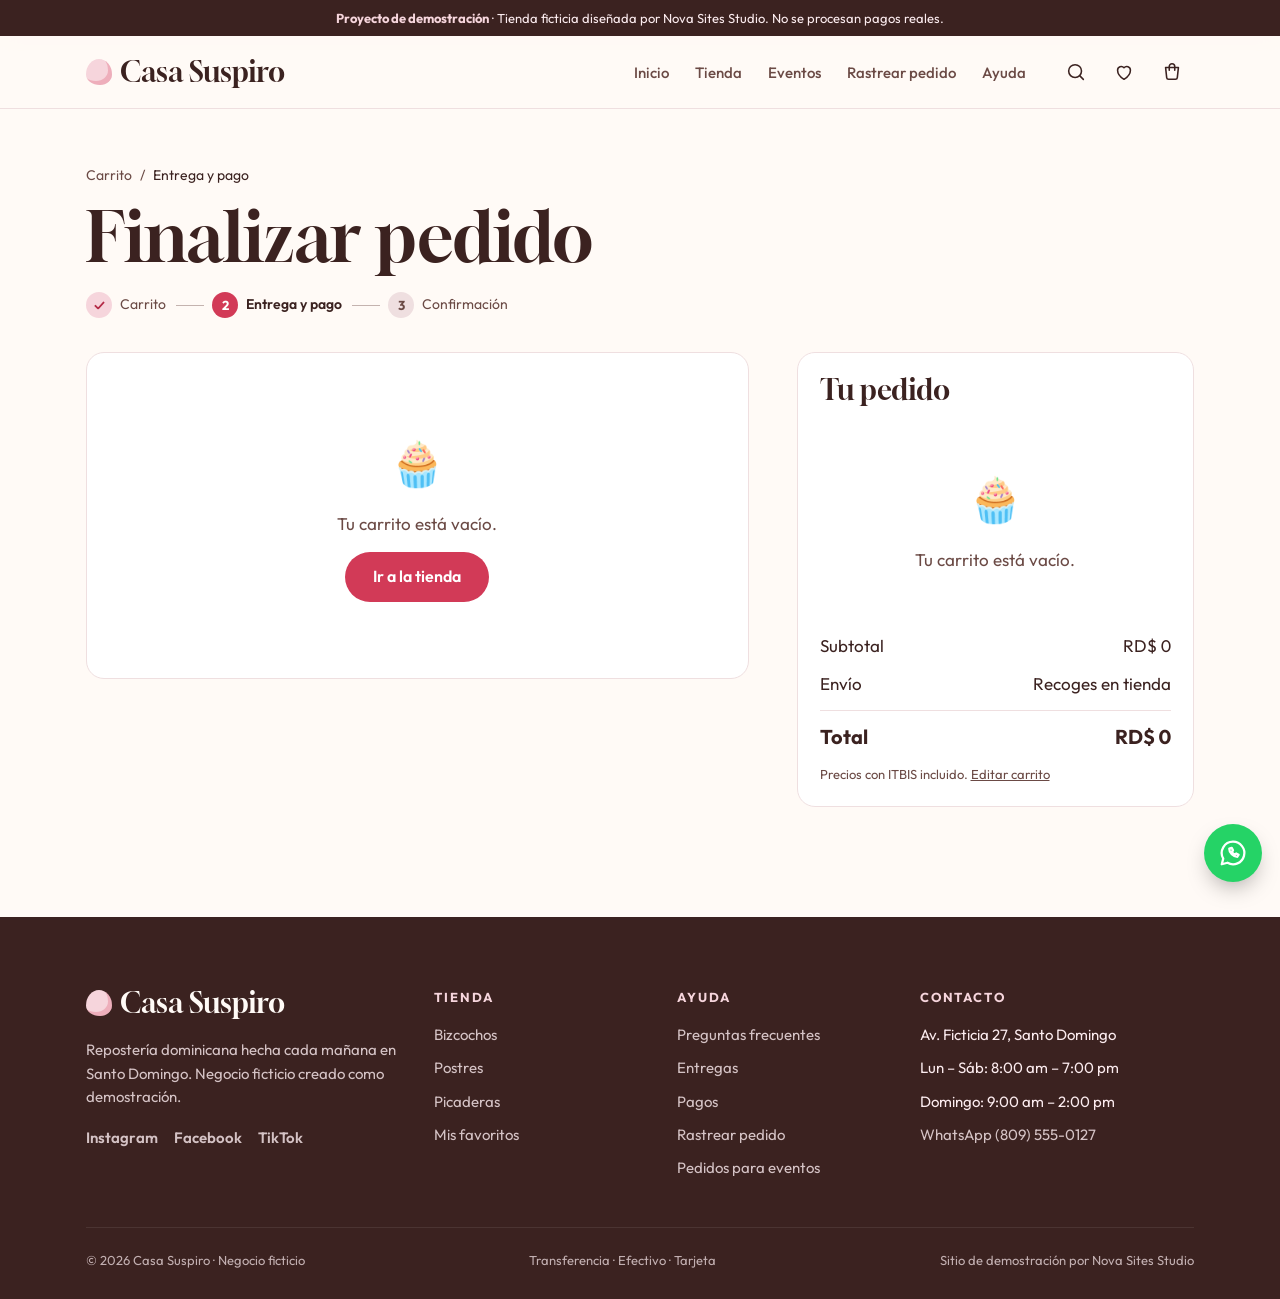
<file: checkout.html>
<!doctype html>
<html lang="es">
<head>
<meta charset="utf-8">
<meta name="viewport" content="width=device-width, initial-scale=1">
<title>Finalizar pedido · Casa Suspiro</title>
<meta name="description" content="Repostería dominicana en Santo Domingo. Proyecto de demostración de Nova Sites Studio.">
<link rel="preconnect" href="https://fonts.googleapis.com">
<link rel="preconnect" href="https://fonts.gstatic.com" crossorigin>
<link href="https://fonts.googleapis.com/css2?family=Gloock&family=Outfit:wght@400;500;600;700&display=swap" rel="stylesheet">
<link rel="stylesheet" href="estilos.css">
</head>
<body data-pagina="checkout">
<div class="demo-bar"><strong>Proyecto de demostración</strong> · Tienda ficticia diseñada por Nova Sites Studio. No se procesan pagos reales.</div>
<header class="nav">
  <div class="wrap nav-in">
    <a class="logo" href="index.html"><i aria-hidden="true"></i>Casa Suspiro</a>
    <nav aria-label="Principal" class="menu-wrap" style="display:contents"><ul class="menu"><li><a href="index.html">Inicio</a></li><li><a href="tienda.html">Tienda</a></li><li><a href="eventos.html">Eventos</a></li><li><a href="seguimiento.html">Rastrear pedido</a></li><li><a href="ayuda.html">Ayuda</a></li></ul></nav>
    <div class="iconos">
      <button class="icono-btn" type="button" data-buscar aria-label="Buscar"><svg viewBox="0 0 24 24" aria-hidden="true"><circle cx="11" cy="11" r="7"/><path d="m20 20-3.5-3.5"/></svg></button>
      <a class="icono-btn" href="tienda.html?fav=1" aria-label="Mis favoritos"><svg viewBox="0 0 24 24" aria-hidden="true"><path d="M12 20s-7-4.4-7-10a4 4 0 0 1 7-2.6A4 4 0 0 1 19 10c0 5.6-7 10-7 10Z"/></svg><span class="contador" data-contador="favs" hidden>0</span></a>
      <a class="icono-btn" href="carrito.html" aria-label="Ver carrito"><svg viewBox="0 0 24 24" aria-hidden="true"><path d="M5 7h14l-1.2 11.2a2 2 0 0 1-2 1.8H8.2a2 2 0 0 1-2-1.8L5 7Z"/><path d="M9 10V6a3 3 0 0 1 6 0v4"/></svg><span class="contador" data-contador="carrito" hidden>0</span></a>
      <button class="burger" type="button" aria-expanded="false" aria-controls="menu-movil" aria-label="Abrir menú"><i></i><i></i></button>
    </div>
  </div>
  <nav class="menu-movil" id="menu-movil" aria-label="Menú" hidden><a href="index.html">Inicio</a><a href="tienda.html">Tienda</a><a href="eventos.html">Eventos</a><a href="seguimiento.html">Rastrear pedido</a><a href="ayuda.html">Ayuda</a></nav>
</header>

<main>
<div class="wrap" id="paso-pago">
  <section class="cabecera">
    <nav class="migas" aria-label="Ruta"><a href="carrito.html">Carrito</a><span>/</span><span aria-current="page">Entrega y pago</span></nav>
    <h1>Finalizar pedido</h1>
    <ol class="pasos-compra"><li class="hecho"><b>✓</b>Carrito</li><li class="activo"><b>2</b>Entrega y pago</li><li><b>3</b>Confirmación</li></ol>
  </section>
  <div class="checkout">
    <div>
      <div class="paso" id="vacio-aviso" hidden>
        <div class="vacio"><div class="icono" aria-hidden="true">🧁</div><p>Tu carrito está vacío.</p><a class="btn btn-cereza" href="tienda.html">Ir a la tienda</a></div>
      </div>
      <form id="form-pago" novalidate>
        <div class="paso">
          <h2><b>1</b>Entrega</h2>
          <div class="opciones-grandes">
            <label><input type="radio" name="entrega" value="recoger" checked><span><strong>Recoger en tienda</strong><small>Gratis · Av. Ficticia 27, Santo Domingo</small></span></label>
            <label><input type="radio" name="entrega" value="delivery"><span><strong>Delivery</strong><small>Desde RD$ 250 · gratis desde RD$ 5,000</small></span></label>
          </div>
          <div class="dos-col" style="margin-top:14px">
            <div class="campo"><label for="fecha">Día</label><input id="fecha" name="fecha" type="date" required><span class="ayuda" id="fecha-ayuda"></span></div>
            <div class="campo"><label for="hora">Hora</label>
              <select id="hora" name="hora" required>
                <option value="">Elige una hora</option>
                <option>9:00 – 11:00 am</option><option>11:00 am – 1:00 pm</option>
                <option>1:00 – 3:00 pm</option><option>3:00 – 5:00 pm</option><option>5:00 – 7:00 pm</option>
              </select>
            </div>
            <div class="ancho dos-col" id="bloque-dir" hidden>
              <div class="campo ancho"><label for="zona">Zona de entrega</label>
                <select id="zona" name="zona" required>
                  <option value="dn">Distrito Nacional · RD$ 250</option>
                  <option value="sde">Santo Domingo Este · RD$ 350</option>
                  <option value="sdo">Santo Domingo Oeste · RD$ 350</option>
                  <option value="sdn">Santo Domingo Norte · RD$ 350</option>
                </select>
              </div>
              <div class="campo ancho"><label for="direccion">Dirección</label><textarea id="direccion" name="direccion" placeholder="Calle, número, sector y una referencia" required></textarea></div>
            </div>
          </div>
        </div>

        <div class="paso">
          <h2><b>2</b>Tus datos</h2>
          <div class="dos-col">
            <div class="campo"><label for="nombre">Nombre y apellido</label><input id="nombre" name="nombre" autocomplete="name" required></div>
            <div class="campo"><label for="tel">WhatsApp</label><input id="tel" name="tel" type="tel" inputmode="tel" autocomplete="tel" placeholder="809 555 1234" required><span class="ayuda">Te confirmamos el pedido por aquí.</span></div>
            <div class="campo ancho"><label for="nota">Nota para la repostera (opcional)</label><textarea id="nota" name="nota" placeholder="Ej.: vela del número 5, factura con RNC…"></textarea></div>
          </div>
        </div>

        <div class="paso">
          <h2><b>3</b>Pago</h2>
          <div class="opciones-grandes tres">
            <label><input type="radio" name="pago" value="transferencia" checked><span><strong>Transferencia</strong><small>Te enviamos la cuenta</small></span></label>
            <label><input type="radio" name="pago" value="efectivo"><span><strong>Efectivo</strong><small>Al recibir o recoger</small></span></label>
            <label><input type="radio" name="pago" value="tarjeta"><span><strong>Tarjeta</strong><small>Enlace de pago seguro</small></span></label>
          </div>
          <p class="aviso-pago" style="margin-top:14px">Esto es una demostración: no se cobra nada ni se envía el pedido. En la tienda real, el pago con tarjeta se hace en una pasarela segura.</p>
          <p class="msg" role="alert" style="margin-top:10px"></p>
          <button class="btn btn-cereza btn-ancho" type="submit">Confirmar pedido</button>
        </div>
      </form>
    </div>

    <aside class="resumen" aria-label="Resumen del pedido">
      <h2>Tu pedido</h2>
      <div class="lineas" id="resumen-lineas"></div>
      <div class="fila"><span>Subtotal</span><span id="r-sub">RD$ 0</span></div>
      <div class="fila desc" id="r-desc-fila" hidden><span>Descuento</span><span id="r-desc"></span></div>
      <div class="fila"><span>Envío</span><span id="r-envio">Recoges en tienda</span></div>
      <div class="fila total"><span>Total</span><span id="r-total">RD$ 0</span></div>
      <p class="ayuda">Precios con ITBIS incluido. <a href="carrito.html">Editar carrito</a></p>
    </aside>
  </div>
</div>

<section class="wrap confirmado" id="confirmado" hidden>
  <div class="sello" aria-hidden="true">✓</div>
  <ol class="pasos-compra"><li class="hecho"><b>✓</b>Carrito</li><li class="hecho"><b>✓</b>Entrega y pago</li><li class="activo"><b>3</b>Confirmación</li></ol>
  <h1>¡Pedido recibido!</h1>
  <p>Tu número de pedido es</p>
  <p class="num" id="num-pedido">CS-0000</p>
  <p>Total: <strong id="total-final">RD$ 0</strong>. En la tienda real te escribiríamos por WhatsApp para confirmar.</p>
  <div class="acciones"><a class="btn btn-cereza" id="ir-rastreo" href="seguimiento.html">Rastrear mi pedido</a><a class="btn btn-borde" href="index.html">Volver al inicio</a></div>
</section>
</main>

<footer class="pie">
  <div class="wrap">
    <div class="pie-cols">
      <div>
        <a class="logo" href="index.html"><i aria-hidden="true"></i>Casa Suspiro</a>
        <p>Repostería dominicana hecha cada mañana en Santo Domingo. Negocio ficticio creado como demostración.</p>
        <div class="redes"><a href="#" data-demo="En la tienda real, esto abre la red social del negocio.">Instagram</a><a href="#" data-demo="En la tienda real, esto abre la red social del negocio.">Facebook</a><a href="#" data-demo="En la tienda real, esto abre la red social del negocio.">TikTok</a></div>
      </div>
      <div>
        <h4>Tienda</h4>
        <ul><li><a href="tienda.html?cat=bizcochos">Bizcochos</a></li><li><a href="tienda.html?cat=postres">Postres</a></li><li><a href="tienda.html?cat=picaderas">Picaderas</a></li><li><a href="tienda.html?fav=1">Mis favoritos</a></li></ul>
      </div>
      <div>
        <h4>Ayuda</h4>
        <ul><li><a href="ayuda.html">Preguntas frecuentes</a></li><li><a href="ayuda.html#entregas">Entregas</a></li><li><a href="ayuda.html#pagos">Pagos</a></li><li><a href="seguimiento.html">Rastrear pedido</a></li><li><a href="eventos.html">Pedidos para eventos</a></li></ul>
      </div>
      <div>
        <h4>Contacto</h4>
        <ul><li>Av. Ficticia 27, Santo Domingo</li><li>Lun – Sáb: 8:00 am – 7:00 pm</li><li>Domingo: 9:00 am – 2:00 pm</li><li><a href="#" data-demo="En la tienda real, esto abre el WhatsApp de Casa Suspiro.">WhatsApp (809) 555-0127</a></li></ul>
      </div>
    </div>
    <div class="pie-bajo">
      <span>© 2026 Casa Suspiro · Negocio ficticio</span>
      <span>Transferencia · Efectivo · Tarjeta</span>
      <span>Sitio de demostración por Nova Sites Studio</span>
    </div>
  </div>
</footer>

<div class="buscador" id="buscador" role="dialog" aria-label="Buscar productos" hidden>
  <form action="tienda.html" role="search">
    <label class="oculto" for="b-q">Buscar</label>
    <input id="b-q" name="q" type="search" placeholder="¿Qué se te antoja? Bizcocho, flan, quipes…" autocomplete="off">
    <button class="btn btn-cereza" type="submit">Buscar</button>
  </form>
  <div class="sugerencias"><span>Lo más buscado:</span><a href="tienda.html?q=bizcocho">Bizcocho</a><a href="tienda.html?q=flan">Flan</a><a href="tienda.html?q=cupcakes">Cupcakes</a><a href="tienda.html?q=picaderas">Picaderas</a></div>
</div>

<button class="wa" type="button" data-demo="En la tienda real, esto abre el WhatsApp de Casa Suspiro." aria-label="Escríbenos por WhatsApp"><svg viewBox="0 0 24 24" aria-hidden="true"><path d="M12 3a9 9 0 0 0-7.8 13.5L3 21l4.6-1.2A9 9 0 1 0 12 3Z"/><path d="M9 8.5c0 3.3 3.2 6.5 6.5 6.5l1-1.6-2-1-1 .9c-1.1-.5-1.9-1.3-2.4-2.4l.9-1-1-2Z"/></svg></button>
<div class="toast" id="toast" role="status" aria-live="polite"></div>
<script src="tienda.js" defer></script>
</body>
</html>
</file>
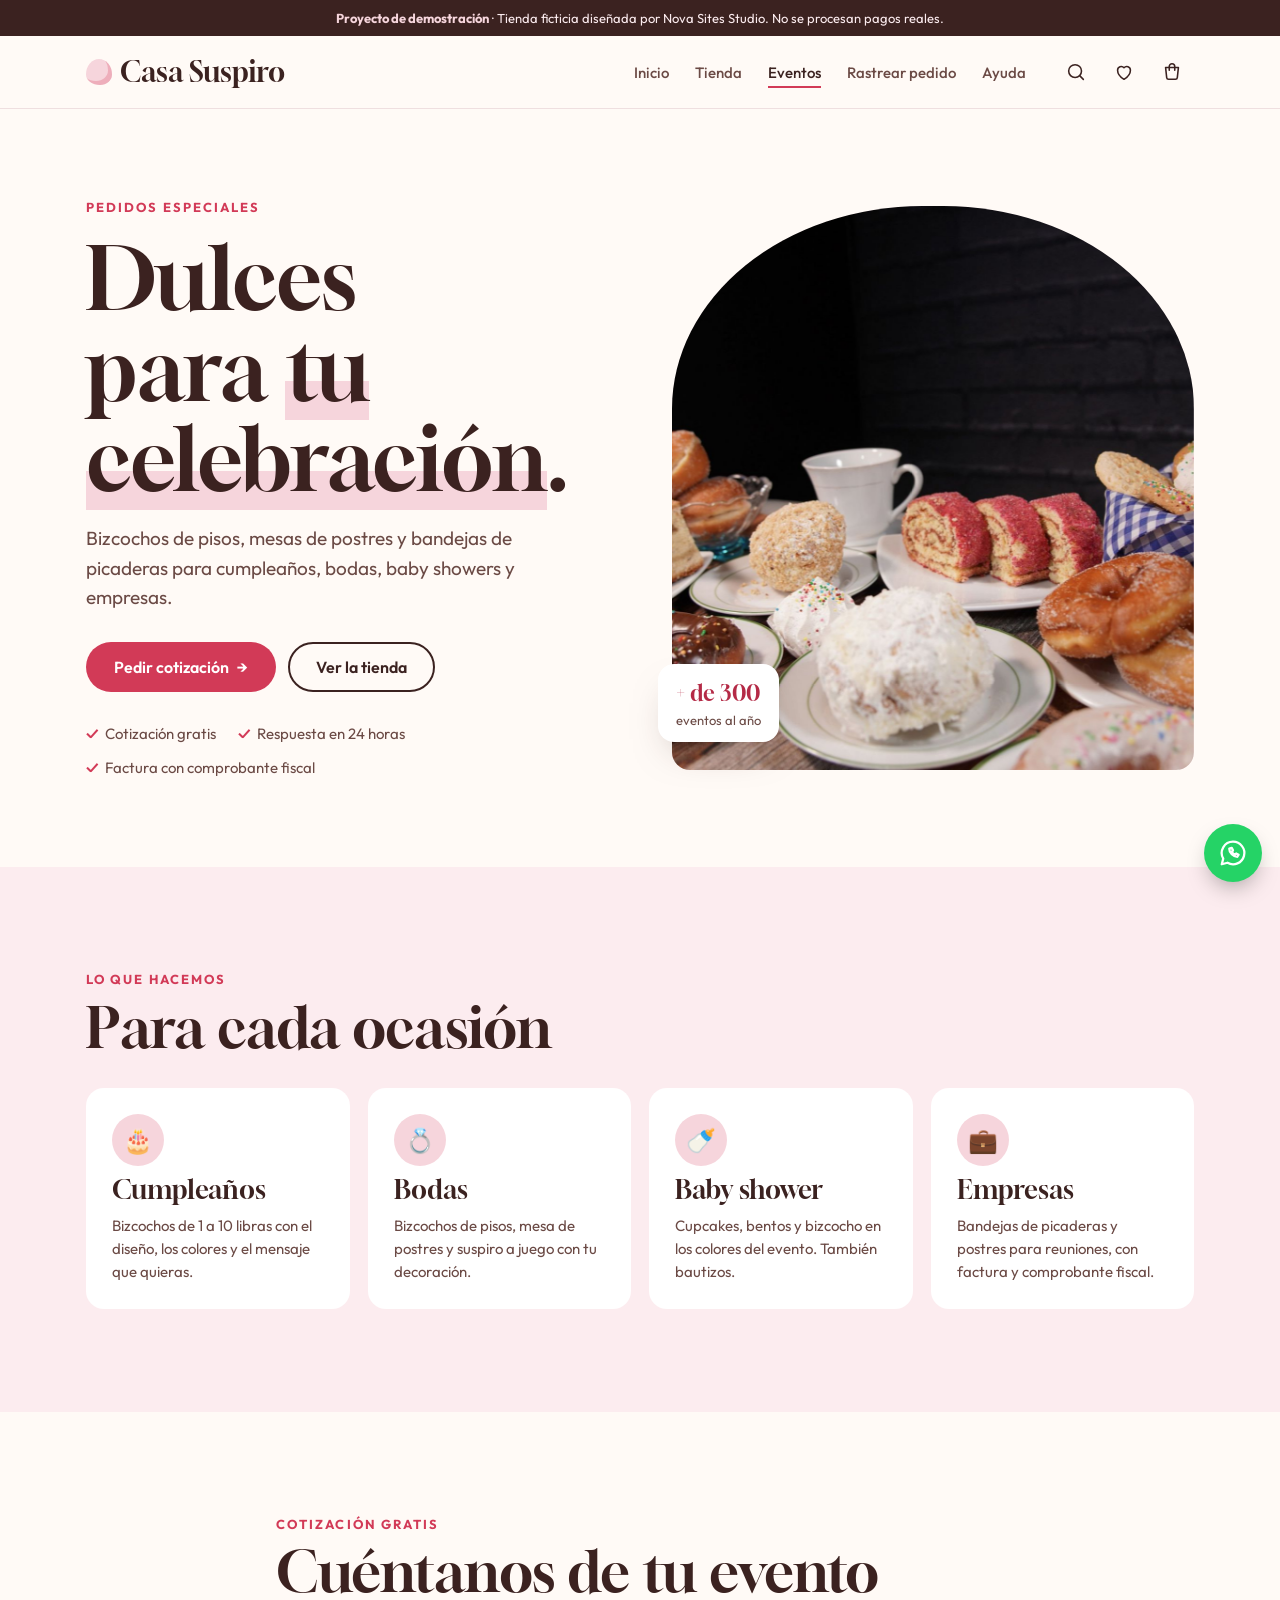
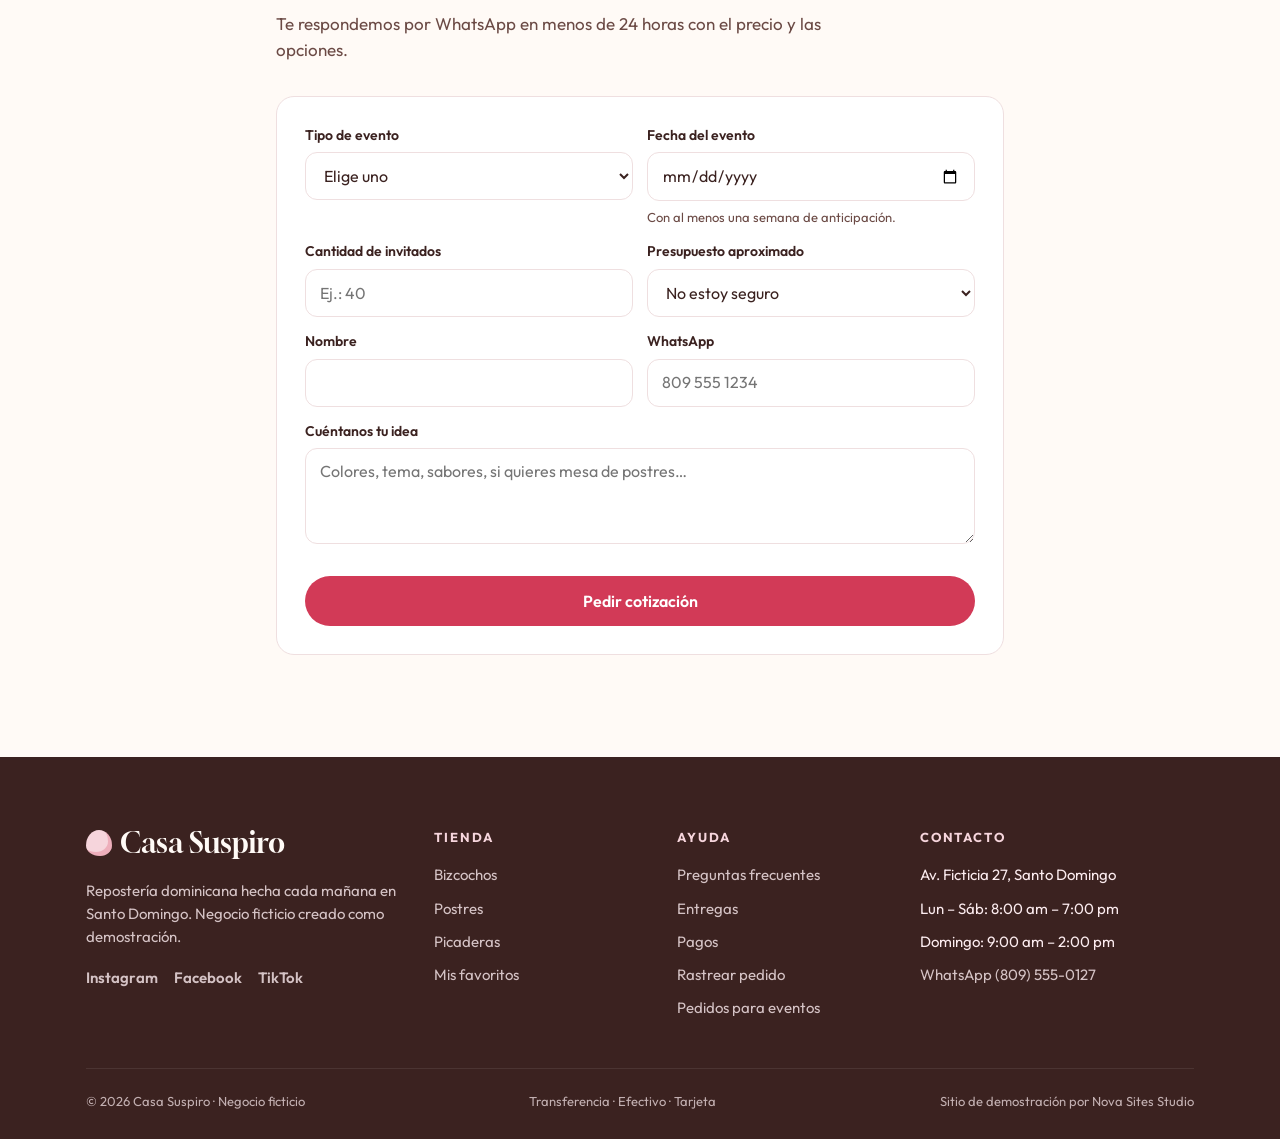
<file: eventos.html>
<!doctype html>
<html lang="es">
<head>
<meta charset="utf-8">
<meta name="viewport" content="width=device-width, initial-scale=1">
<title>Eventos · Casa Suspiro</title>
<meta name="description" content="Bizcochos y postres para cumpleaños, bodas y empresas. Repostería dominicana en Santo Domingo. Proyecto de demostración de Nova Sites Studio.">
<link rel="preconnect" href="https://fonts.googleapis.com">
<link rel="preconnect" href="https://fonts.gstatic.com" crossorigin>
<link href="https://fonts.googleapis.com/css2?family=Gloock&family=Outfit:wght@400;500;600;700&display=swap" rel="stylesheet">
<link rel="stylesheet" href="estilos.css">
</head>
<body data-pagina="eventos">
<div class="demo-bar"><strong>Proyecto de demostración</strong> · Tienda ficticia diseñada por Nova Sites Studio. No se procesan pagos reales.</div>
<header class="nav">
  <div class="wrap nav-in">
    <a class="logo" href="index.html"><i aria-hidden="true"></i>Casa Suspiro</a>
    <nav aria-label="Principal" class="menu-wrap" style="display:contents"><ul class="menu"><li><a href="index.html">Inicio</a></li><li><a href="tienda.html">Tienda</a></li><li><a href="eventos.html" aria-current="page">Eventos</a></li><li><a href="seguimiento.html">Rastrear pedido</a></li><li><a href="ayuda.html">Ayuda</a></li></ul></nav>
    <div class="iconos">
      <button class="icono-btn" type="button" data-buscar aria-label="Buscar"><svg viewBox="0 0 24 24" aria-hidden="true"><circle cx="11" cy="11" r="7"/><path d="m20 20-3.5-3.5"/></svg></button>
      <a class="icono-btn" href="tienda.html?fav=1" aria-label="Mis favoritos"><svg viewBox="0 0 24 24" aria-hidden="true"><path d="M12 20s-7-4.4-7-10a4 4 0 0 1 7-2.6A4 4 0 0 1 19 10c0 5.6-7 10-7 10Z"/></svg><span class="contador" data-contador="favs" hidden>0</span></a>
      <button class="icono-btn" type="button" data-abrir-carrito aria-label="Abrir carrito"><svg viewBox="0 0 24 24" aria-hidden="true"><path d="M5 7h14l-1.2 11.2a2 2 0 0 1-2 1.8H8.2a2 2 0 0 1-2-1.8L5 7Z"/><path d="M9 10V6a3 3 0 0 1 6 0v4"/></svg><span class="contador" data-contador="carrito" hidden>0</span></button>
      <button class="burger" type="button" aria-expanded="false" aria-controls="menu-movil" aria-label="Abrir menú"><i></i><i></i></button>
    </div>
  </div>
  <nav class="menu-movil" id="menu-movil" aria-label="Menú" hidden><a href="index.html">Inicio</a><a href="tienda.html">Tienda</a><a href="eventos.html" aria-current="page">Eventos</a><a href="seguimiento.html">Rastrear pedido</a><a href="ayuda.html">Ayuda</a></nav>
</header>

<main>
<section class="hero wrap">
  <div>
    <p class="eyebrow entra" style="--d:0">Pedidos especiales</p>
    <h1 class="entra" style="--d:1">Dulces para <em>tu celebración</em>.</h1>
    <p class="entra" style="--d:2">Bizcochos de pisos, mesas de postres y bandejas de picaderas para cumpleaños, bodas, baby showers y empresas.</p>
    <div class="acciones entra" style="--d:3">
      <a class="btn btn-cereza" href="#cotizar">Pedir cotización <span class="flecha" aria-hidden="true">→</span></a>
      <a class="btn btn-borde" href="tienda.html">Ver la tienda</a>
    </div>
    <div class="ventajas entra" style="--d:4"><span>Cotización gratis</span><span>Respuesta en 24 horas</span><span>Factura con comprobante fiscal</span></div>
  </div>
  <div class="hero-media entra" style="--d:2">
    <figure class="foto" data-label="Mesa de postres para eventos"><img src="images/eventos.jpg" alt="Mesa de postres para un evento" fetchpriority="high"></figure>
    <div class="hero-sello"><b>+ de 300</b><span>eventos al año</span></div>
  </div>
</section>

<section class="seccion rosa">
  <div class="wrap">
    <div class="sec-tit revela"><div><p class="eyebrow">Lo que hacemos</p><h2>Para cada ocasión</h2></div></div>
    <div class="tipos">
      <article class="tipo revela"><div class="ico" aria-hidden="true">🎂</div><h3>Cumpleaños</h3><p>Bizcochos de 1 a 10 libras con el diseño, los colores y el mensaje que quieras.</p></article>
      <article class="tipo revela" style="--d:1"><div class="ico" aria-hidden="true">💍</div><h3>Bodas</h3><p>Bizcochos de pisos, mesa de postres y suspiro a juego con tu decoración.</p></article>
      <article class="tipo revela" style="--d:2"><div class="ico" aria-hidden="true">🍼</div><h3>Baby shower</h3><p>Cupcakes, bentos y bizcocho en los colores del evento. También bautizos.</p></article>
      <article class="tipo revela" style="--d:3"><div class="ico" aria-hidden="true">💼</div><h3>Empresas</h3><p>Bandejas de picaderas y postres para reuniones, con factura y comprobante fiscal.</p></article>
    </div>
  </div>
</section>

<section class="seccion" id="cotizar">
  <div class="wrap estrecho">
    <div class="sec-tit revela"><div><p class="eyebrow">Cotización gratis</p><h2>Cuéntanos de tu evento</h2><p>Te respondemos por WhatsApp en menos de 24 horas con el precio y las opciones.</p></div></div>
    <form class="paso revela" id="form-evento" novalidate>
      <div class="dos-col">
        <div class="campo"><label for="ev-tipo">Tipo de evento</label>
          <select id="ev-tipo" required><option value="">Elige uno</option><option>Cumpleaños</option><option>Boda</option><option>Baby shower</option><option>Bautizo</option><option>Empresa</option><option>Otro</option></select></div>
        <div class="campo"><label for="ev-fecha">Fecha del evento</label><input id="ev-fecha" type="date" required><span class="ayuda">Con al menos una semana de anticipación.</span></div>
        <div class="campo"><label for="ev-inv">Cantidad de invitados</label><input id="ev-inv" type="number" min="10" inputmode="numeric" placeholder="Ej.: 40" required></div>
        <div class="campo"><label for="ev-pres">Presupuesto aproximado</label>
          <select id="ev-pres"><option>No estoy seguro</option><option>Menos de RD$ 5,000</option><option>RD$ 5,000 – 15,000</option><option>RD$ 15,000 – 30,000</option><option>Más de RD$ 30,000</option></select></div>
        <div class="campo"><label for="ev-nombre">Nombre</label><input id="ev-nombre" autocomplete="name" required></div>
        <div class="campo"><label for="ev-tel">WhatsApp</label><input id="ev-tel" type="tel" inputmode="tel" autocomplete="tel" placeholder="809 555 1234" required></div>
        <div class="campo ancho"><label for="ev-det">Cuéntanos tu idea</label><textarea id="ev-det" placeholder="Colores, tema, sabores, si quieres mesa de postres…"></textarea></div>
      </div>
      <p class="msg" role="alert" style="margin-top:12px"></p>
      <button class="btn btn-cereza btn-ancho" type="submit">Pedir cotización</button>
    </form>
    <div class="confirmado" id="evento-ok" hidden>
      <div class="sello" aria-hidden="true">✓</div>
      <h2>¡Recibimos tu solicitud!</h2>
      <p>En la página real, la repostera recibe estos datos y te escribe por WhatsApp con la cotización.</p>
      <div class="acciones"><a class="btn btn-cereza" href="tienda.html">Ver la tienda</a></div>
    </div>
  </div>
</section>
</main>

<footer class="pie">
  <div class="wrap">
    <div class="pie-cols">
      <div>
        <a class="logo" href="index.html"><i aria-hidden="true"></i>Casa Suspiro</a>
        <p>Repostería dominicana hecha cada mañana en Santo Domingo. Negocio ficticio creado como demostración.</p>
        <div class="redes"><a href="#" data-demo="En la tienda real, esto abre la red social del negocio.">Instagram</a><a href="#" data-demo="En la tienda real, esto abre la red social del negocio.">Facebook</a><a href="#" data-demo="En la tienda real, esto abre la red social del negocio.">TikTok</a></div>
      </div>
      <div>
        <h4>Tienda</h4>
        <ul><li><a href="tienda.html?cat=bizcochos">Bizcochos</a></li><li><a href="tienda.html?cat=postres">Postres</a></li><li><a href="tienda.html?cat=picaderas">Picaderas</a></li><li><a href="tienda.html?fav=1">Mis favoritos</a></li></ul>
      </div>
      <div>
        <h4>Ayuda</h4>
        <ul><li><a href="ayuda.html">Preguntas frecuentes</a></li><li><a href="ayuda.html#entregas">Entregas</a></li><li><a href="ayuda.html#pagos">Pagos</a></li><li><a href="seguimiento.html">Rastrear pedido</a></li><li><a href="eventos.html">Pedidos para eventos</a></li></ul>
      </div>
      <div>
        <h4>Contacto</h4>
        <ul><li>Av. Ficticia 27, Santo Domingo</li><li>Lun – Sáb: 8:00 am – 7:00 pm</li><li>Domingo: 9:00 am – 2:00 pm</li><li><a href="#" data-demo="En la tienda real, esto abre el WhatsApp de Casa Suspiro.">WhatsApp (809) 555-0127</a></li></ul>
      </div>
    </div>
    <div class="pie-bajo">
      <span>© 2026 Casa Suspiro · Negocio ficticio</span>
      <span>Transferencia · Efectivo · Tarjeta</span>
      <span>Sitio de demostración por Nova Sites Studio</span>
    </div>
  </div>
</footer>

<div class="buscador" id="buscador" role="dialog" aria-label="Buscar productos" hidden>
  <form action="tienda.html" role="search">
    <label class="oculto" for="b-q">Buscar</label>
    <input id="b-q" name="q" type="search" placeholder="¿Qué se te antoja? Bizcocho, flan, quipes…" autocomplete="off">
    <button class="btn btn-cereza" type="submit">Buscar</button>
  </form>
  <div class="sugerencias"><span>Lo más buscado:</span><a href="tienda.html?q=bizcocho">Bizcocho</a><a href="tienda.html?q=flan">Flan</a><a href="tienda.html?q=cupcakes">Cupcakes</a><a href="tienda.html?q=picaderas">Picaderas</a></div>
</div>

<div class="panel-velo" id="panel-velo" data-cerrar-carrito></div>
<aside class="panel" id="panel" aria-hidden="true" aria-label="Carrito">
  <div class="panel-top">
    <h2>Tu carrito</h2>
    <button class="cerrar" type="button" data-cerrar-carrito aria-label="Cerrar carrito">×</button>
  </div>
  <div class="lineas" id="lineas"></div>
  <div class="panel-pie">
    <div data-envio></div>
    <div class="fila total"><span>Subtotal</span><span class="precio" data-subtotal>RD$ 0</span></div>
    <p class="ayuda">Precios con ITBIS incluido. El envío se calcula al pagar.</p>
    <div class="panel-btns"><a class="btn btn-borde" href="carrito.html">Ver carrito</a><a class="btn btn-cereza" href="checkout.html" data-ir-pagar>Pagar</a></div>
  </div>
</aside>
<button class="wa" type="button" data-demo="En la tienda real, esto abre el WhatsApp de Casa Suspiro." aria-label="Escríbenos por WhatsApp"><svg viewBox="0 0 24 24" aria-hidden="true"><path d="M12 3a9 9 0 0 0-7.8 13.5L3 21l4.6-1.2A9 9 0 1 0 12 3Z"/><path d="M9 8.5c0 3.3 3.2 6.5 6.5 6.5l1-1.6-2-1-1 .9c-1.1-.5-1.9-1.3-2.4-2.4l.9-1-1-2Z"/></svg></button>
<div class="toast" id="toast" role="status" aria-live="polite"></div>
<script src="tienda.js" defer></script>
</body>
</html>
</file>
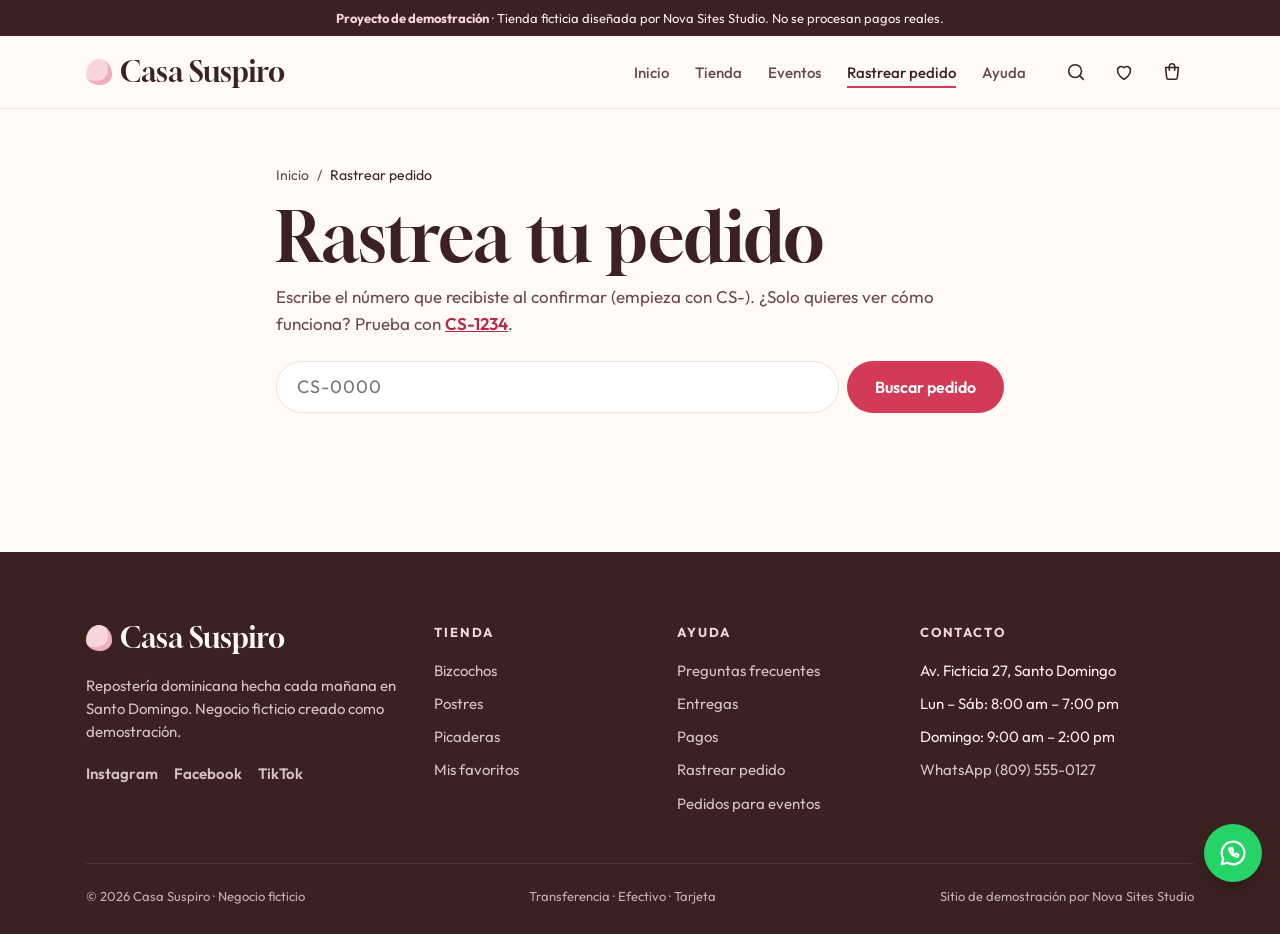
<file: seguimiento.html>
<!doctype html>
<html lang="es">
<head>
<meta charset="utf-8">
<meta name="viewport" content="width=device-width, initial-scale=1">
<title>Rastrear pedido · Casa Suspiro</title>
<meta name="description" content="Repostería dominicana en Santo Domingo. Proyecto de demostración de Nova Sites Studio.">
<link rel="preconnect" href="https://fonts.googleapis.com">
<link rel="preconnect" href="https://fonts.gstatic.com" crossorigin>
<link href="https://fonts.googleapis.com/css2?family=Gloock&family=Outfit:wght@400;500;600;700&display=swap" rel="stylesheet">
<link rel="stylesheet" href="estilos.css">
</head>
<body data-pagina="seguimiento">
<div class="demo-bar"><strong>Proyecto de demostración</strong> · Tienda ficticia diseñada por Nova Sites Studio. No se procesan pagos reales.</div>
<header class="nav">
  <div class="wrap nav-in">
    <a class="logo" href="index.html"><i aria-hidden="true"></i>Casa Suspiro</a>
    <nav aria-label="Principal" class="menu-wrap" style="display:contents"><ul class="menu"><li><a href="index.html">Inicio</a></li><li><a href="tienda.html">Tienda</a></li><li><a href="eventos.html">Eventos</a></li><li><a href="seguimiento.html" aria-current="page">Rastrear pedido</a></li><li><a href="ayuda.html">Ayuda</a></li></ul></nav>
    <div class="iconos">
      <button class="icono-btn" type="button" data-buscar aria-label="Buscar"><svg viewBox="0 0 24 24" aria-hidden="true"><circle cx="11" cy="11" r="7"/><path d="m20 20-3.5-3.5"/></svg></button>
      <a class="icono-btn" href="tienda.html?fav=1" aria-label="Mis favoritos"><svg viewBox="0 0 24 24" aria-hidden="true"><path d="M12 20s-7-4.4-7-10a4 4 0 0 1 7-2.6A4 4 0 0 1 19 10c0 5.6-7 10-7 10Z"/></svg><span class="contador" data-contador="favs" hidden>0</span></a>
      <button class="icono-btn" type="button" data-abrir-carrito aria-label="Abrir carrito"><svg viewBox="0 0 24 24" aria-hidden="true"><path d="M5 7h14l-1.2 11.2a2 2 0 0 1-2 1.8H8.2a2 2 0 0 1-2-1.8L5 7Z"/><path d="M9 10V6a3 3 0 0 1 6 0v4"/></svg><span class="contador" data-contador="carrito" hidden>0</span></button>
      <button class="burger" type="button" aria-expanded="false" aria-controls="menu-movil" aria-label="Abrir menú"><i></i><i></i></button>
    </div>
  </div>
  <nav class="menu-movil" id="menu-movil" aria-label="Menú" hidden><a href="index.html">Inicio</a><a href="tienda.html">Tienda</a><a href="eventos.html">Eventos</a><a href="seguimiento.html" aria-current="page">Rastrear pedido</a><a href="ayuda.html">Ayuda</a></nav>
</header>

<main>
<section class="cabecera wrap estrecho">
  <nav class="migas" aria-label="Ruta"><a href="index.html">Inicio</a><span>/</span><span aria-current="page">Rastrear pedido</span></nav>
  <h1>Rastrea tu pedido</h1>
  <p class="sub">Escribe el número que recibiste al confirmar (empieza con CS-). ¿Solo quieres ver cómo funciona? Prueba con <button type="button" class="enlace" data-ejemplo>CS-1234</button>.</p>
</section>
<section class="wrap estrecho rastreo">
  <form class="rastreo-form" id="rastreo" novalidate>
    <label class="oculto" for="n">Número de pedido</label>
    <input id="n" placeholder="CS-0000" autocomplete="off">
    <button class="btn btn-cereza" type="submit">Buscar pedido</button>
  </form>
  <p class="msg" id="rastreo-msg" role="status"></p>
  <div id="rastreo-res"></div>
</section>
</main>

<footer class="pie">
  <div class="wrap">
    <div class="pie-cols">
      <div>
        <a class="logo" href="index.html"><i aria-hidden="true"></i>Casa Suspiro</a>
        <p>Repostería dominicana hecha cada mañana en Santo Domingo. Negocio ficticio creado como demostración.</p>
        <div class="redes"><a href="#" data-demo="En la tienda real, esto abre la red social del negocio.">Instagram</a><a href="#" data-demo="En la tienda real, esto abre la red social del negocio.">Facebook</a><a href="#" data-demo="En la tienda real, esto abre la red social del negocio.">TikTok</a></div>
      </div>
      <div>
        <h4>Tienda</h4>
        <ul><li><a href="tienda.html?cat=bizcochos">Bizcochos</a></li><li><a href="tienda.html?cat=postres">Postres</a></li><li><a href="tienda.html?cat=picaderas">Picaderas</a></li><li><a href="tienda.html?fav=1">Mis favoritos</a></li></ul>
      </div>
      <div>
        <h4>Ayuda</h4>
        <ul><li><a href="ayuda.html">Preguntas frecuentes</a></li><li><a href="ayuda.html#entregas">Entregas</a></li><li><a href="ayuda.html#pagos">Pagos</a></li><li><a href="seguimiento.html">Rastrear pedido</a></li><li><a href="eventos.html">Pedidos para eventos</a></li></ul>
      </div>
      <div>
        <h4>Contacto</h4>
        <ul><li>Av. Ficticia 27, Santo Domingo</li><li>Lun – Sáb: 8:00 am – 7:00 pm</li><li>Domingo: 9:00 am – 2:00 pm</li><li><a href="#" data-demo="En la tienda real, esto abre el WhatsApp de Casa Suspiro.">WhatsApp (809) 555-0127</a></li></ul>
      </div>
    </div>
    <div class="pie-bajo">
      <span>© 2026 Casa Suspiro · Negocio ficticio</span>
      <span>Transferencia · Efectivo · Tarjeta</span>
      <span>Sitio de demostración por Nova Sites Studio</span>
    </div>
  </div>
</footer>

<div class="buscador" id="buscador" role="dialog" aria-label="Buscar productos" hidden>
  <form action="tienda.html" role="search">
    <label class="oculto" for="b-q">Buscar</label>
    <input id="b-q" name="q" type="search" placeholder="¿Qué se te antoja? Bizcocho, flan, quipes…" autocomplete="off">
    <button class="btn btn-cereza" type="submit">Buscar</button>
  </form>
  <div class="sugerencias"><span>Lo más buscado:</span><a href="tienda.html?q=bizcocho">Bizcocho</a><a href="tienda.html?q=flan">Flan</a><a href="tienda.html?q=cupcakes">Cupcakes</a><a href="tienda.html?q=picaderas">Picaderas</a></div>
</div>

<div class="panel-velo" id="panel-velo" data-cerrar-carrito></div>
<aside class="panel" id="panel" aria-hidden="true" aria-label="Carrito">
  <div class="panel-top">
    <h2>Tu carrito</h2>
    <button class="cerrar" type="button" data-cerrar-carrito aria-label="Cerrar carrito">×</button>
  </div>
  <div class="lineas" id="lineas"></div>
  <div class="panel-pie">
    <div data-envio></div>
    <div class="fila total"><span>Subtotal</span><span class="precio" data-subtotal>RD$ 0</span></div>
    <p class="ayuda">Precios con ITBIS incluido. El envío se calcula al pagar.</p>
    <div class="panel-btns"><a class="btn btn-borde" href="carrito.html">Ver carrito</a><a class="btn btn-cereza" href="checkout.html" data-ir-pagar>Pagar</a></div>
  </div>
</aside>
<button class="wa" type="button" data-demo="En la tienda real, esto abre el WhatsApp de Casa Suspiro." aria-label="Escríbenos por WhatsApp"><svg viewBox="0 0 24 24" aria-hidden="true"><path d="M12 3a9 9 0 0 0-7.8 13.5L3 21l4.6-1.2A9 9 0 1 0 12 3Z"/><path d="M9 8.5c0 3.3 3.2 6.5 6.5 6.5l1-1.6-2-1-1 .9c-1.1-.5-1.9-1.3-2.4-2.4l.9-1-1-2Z"/></svg></button>
<div class="toast" id="toast" role="status" aria-live="polite"></div>
<script src="tienda.js" defer></script>
</body>
</html>
</file>
<file: estilos.css>
/* =====================================================================
   CASA SUSPIRO — repostería dominicana (tienda de demostración)
   Diseño: Nova Sites Studio
   Concepto: el suspiro (merengue) del bizcocho dominicano. Blanco leche,
   rosado suspiro, chocolate oscuro para el texto, cereza como acento.
   ===================================================================== */

:root {
  --leche: #fffaf6;
  --blanco: #ffffff;
  --suspiro: #f6d5dc;
  --suspiro-2: #fcecef;
  --choco: #3b2220;
  --choco-2: #6b4a45;
  --cereza: #d23a57;
  --cereza-2: #b42a46;
  --verde: #2f7a4f;
  --linea: #efdfe0;

  --display: "Gloock", Georgia, "Times New Roman", serif;
  --body: "Outfit", system-ui, -apple-system, "Segoe UI", Arial, sans-serif;

  --wrap: 1180px;
  --gutter: clamp(16px, 5vw, 36px);
  --r: 18px;
  --ease: cubic-bezier(.22, .61, .36, 1);
  color-scheme: light;
}

/* ---------- Base ---------- */
*, *::before, *::after { box-sizing: border-box; }
html { scroll-behavior: smooth; }
body { margin: 0; background: var(--leche); color: var(--choco); font-family: var(--body); font-size: 17px; line-height: 1.55; -webkit-font-smoothing: antialiased; overflow-x: hidden; }
body.bloqueado { overflow: hidden; }
h1, h2, h3 { font-family: var(--display); font-weight: 400; line-height: 1.05; margin: 0; text-wrap: balance; }
p { margin: 0; }
a { color: inherit; }
img { max-width: 100%; display: block; }
button, input, select, textarea { font: inherit; color: inherit; }
button { cursor: pointer; }
:focus-visible { outline: 2px solid var(--cereza); outline-offset: 3px; }
[hidden] { display: none !important; }
.wrap { width: 100%; max-width: var(--wrap); margin-inline: auto; padding-inline: var(--gutter); }
.estrecho { max-width: 800px; }
.precio { font-variant-numeric: tabular-nums; }
.oculto { position: absolute; width: 1px; height: 1px; overflow: hidden; clip: rect(0 0 0 0); white-space: nowrap; }
.eyebrow { font-size: 13px; font-weight: 700; letter-spacing: .16em; text-transform: uppercase; color: var(--cereza); }
.enlace { border: 0; background: none; padding: 0; color: var(--cereza-2); font-weight: 600; text-decoration: underline; }

/* Aparición al hacer scroll */
.js .revela { opacity: 0; transform: translateY(24px); transition: opacity .8s var(--ease), transform .8s var(--ease); transition-delay: calc(var(--d, 0) * 90ms); }
.js .revela.visto { opacity: 1; transform: none; }
.entra { animation: subir .8s var(--ease) both; animation-delay: calc(var(--d, 0) * 110ms + 120ms); }

.demo-bar { background: var(--choco); color: var(--suspiro-2); text-align: center; font-size: 13px; padding: 8px 16px; }
.demo-bar strong { color: var(--suspiro); }

/* ---------- Encabezado ---------- */
.nav { position: sticky; top: 0; z-index: 40; background: rgba(255, 250, 246, .92); backdrop-filter: blur(10px); -webkit-backdrop-filter: blur(10px); border-bottom: 1px solid var(--linea); }
.nav-in { display: flex; align-items: center; gap: 28px; height: 72px; }
.logo { font-family: var(--display); font-size: 28px; text-decoration: none; display: flex; align-items: center; gap: 8px; white-space: nowrap; }
.logo i { width: 26px; height: 26px; border-radius: 50% 50% 46% 54% / 60% 60% 40% 40%; background: var(--suspiro); box-shadow: inset -4px -4px 0 rgba(210, 58, 87, .25); display: inline-block; }
.menu { display: flex; gap: 26px; list-style: none; padding: 0; margin: 0 0 0 auto; }
.menu a { position: relative; text-decoration: none; font-weight: 500; font-size: 15px; color: var(--choco-2); padding: 6px 0; }
.menu a::after { content: ""; position: absolute; left: 0; right: 0; bottom: 0; height: 2px; background: var(--cereza); transform: scaleX(0); transform-origin: left; transition: transform .3s var(--ease); }
.menu a:hover, .menu a[aria-current="page"] { color: var(--choco); }
.menu a:hover::after, .menu a[aria-current="page"]::after { transform: scaleX(1); }
.iconos { display: flex; align-items: center; gap: 4px; }
.icono-btn { position: relative; width: 44px; height: 44px; border-radius: 50%; border: 0; background: transparent; display: grid; place-items: center; text-decoration: none; color: var(--choco); transition: background .2s; }
.icono-btn:hover { background: var(--suspiro-2); }
.icono-btn svg { width: 22px; height: 22px; stroke: currentColor; fill: none; stroke-width: 1.7; stroke-linecap: round; stroke-linejoin: round; }
.contador { min-width: 22px; height: 22px; padding: 0 6px; border-radius: 999px; background: var(--cereza); color: #fff; font-size: 12px; font-weight: 700; display: inline-grid; place-items: center; }
.icono-btn .contador { position: absolute; top: 1px; right: -2px; min-width: 19px; height: 19px; font-size: 11px; padding: 0 5px; }
.contador.salta { animation: salto .5s var(--ease); }
.burger { display: none; width: 44px; height: 44px; border: 0; background: transparent; place-items: center; align-content: center; gap: 6px; }
.burger i { display: block; width: 22px; height: 2px; background: var(--choco); border-radius: 2px; transition: transform .3s var(--ease); }
.burger.x i:first-child { transform: translateY(4px) rotate(45deg); }
.burger.x i:last-child { transform: translateY(-4px) rotate(-45deg); }
.menu-movil { position: absolute; left: 0; right: 0; top: 100%; background: var(--leche); border-bottom: 1px solid var(--linea); padding: 8px var(--gutter) 20px; display: grid; animation: aparecer .3s var(--ease) both; box-shadow: 0 20px 30px -24px rgba(59, 34, 32, .5); }
.menu-movil a { text-decoration: none; font-family: var(--display); font-size: 26px; padding: 10px 0; border-bottom: 1px solid var(--linea); }
.menu-movil a[aria-current="page"] { color: var(--cereza-2); }

/* Buscador */
.buscador { position: fixed; inset: 0; z-index: 85; background: rgba(59, 34, 32, .45); display: grid; justify-items: center; align-content: start; padding: 96px 16px 16px; animation: fundido .2s both; }
.buscador form { width: min(640px, 100%); background: var(--leche); border-radius: 20px; padding: 8px; display: flex; gap: 8px; align-items: center; animation: subir .3s var(--ease) both; }
.buscador input { flex: 1; min-width: 0; min-height: 52px; border: 0; background: transparent; font-size: 18px; padding: 0 14px; }
.buscador input:focus { outline: none; }
.sugerencias { width: min(640px, 100%); margin-top: 14px; display: flex; flex-wrap: wrap; gap: 8px; align-items: center; color: var(--leche); font-size: 14px; }
.sugerencias a { text-decoration: none; background: var(--leche); color: var(--choco); padding: 6px 14px; border-radius: 999px; }

/* ---------- Botones ---------- */
.btn { display: inline-flex; align-items: center; justify-content: center; gap: 8px; min-height: 50px; padding: 0 26px; border-radius: 999px; border: 2px solid transparent; font-weight: 600; font-size: 16px; text-decoration: none; transition: transform .2s var(--ease), background .2s, box-shadow .2s, border-color .2s, color .2s; }
.btn-cereza { background: var(--cereza); color: #fff; }
.btn-cereza:hover { background: var(--cereza-2); transform: translateY(-2px); box-shadow: 0 12px 24px -14px var(--cereza); }
.btn-borde { border-color: var(--choco); background: transparent; }
.btn-borde:hover { background: var(--choco); color: var(--leche); }
.btn-claro { background: var(--suspiro); color: var(--choco); }
.btn-claro:hover { background: var(--leche); transform: translateY(-2px); }
.btn-ancho { width: 100%; }
.btn.hecho { background: var(--verde); }
.flecha { transition: transform .25s var(--ease); }
.btn:hover .flecha { transform: translateX(4px); }

/* ---------- Fotos (con relleno si falta la imagen) ---------- */
.foto { position: relative; margin: 0; overflow: hidden; background: var(--suspiro-2); }
.foto img { width: 100%; height: 100%; object-fit: cover; transition: transform .8s var(--ease); }
.foto.vacia img { display: none; }
.foto.vacia::before { content: attr(data-label); position: absolute; inset: 0; display: grid; place-items: center; text-align: center; padding: 16px; font-family: var(--display); font-size: 20px; color: var(--cereza-2);
  background: radial-gradient(circle at 20% 25%, #fff 0 12%, transparent 13%), radial-gradient(circle at 75% 70%, #fff 0 9%, transparent 10%), var(--suspiro); }

/* ---------- Secciones ---------- */
.seccion { padding-block: clamp(56px, 8vw, 104px); }
.seccion.rosa { background: var(--suspiro-2); }
.sec-tit { display: flex; justify-content: space-between; align-items: end; gap: 20px; flex-wrap: wrap; margin-bottom: 32px; }
.sec-tit h2 { font-size: clamp(36px, 5vw, 56px); margin-top: 8px; }
.sec-tit p:not(.eyebrow) { color: var(--choco-2); margin-top: 10px; max-width: 52ch; }
.ver-todo { font-weight: 600; text-decoration: none; color: var(--cereza-2); }
.ver-todo:hover { text-decoration: underline; }
.cabecera { padding-block: clamp(28px, 5vw, 56px) 8px; }
.cabecera h1 { font-size: clamp(42px, 6vw, 68px); margin-top: 14px; }
.cabecera .sub { color: var(--choco-2); margin-top: 12px; max-width: 60ch; }
.migas { display: flex; flex-wrap: wrap; gap: 8px; font-size: 14px; color: var(--choco-2); }
.migas a { text-decoration: none; }
.migas a:hover { color: var(--cereza); }
.migas [aria-current] { color: var(--choco); }

/* ---------- Portada ---------- */
.hero { display: grid; grid-template-columns: minmax(0, 1fr) minmax(0, 1fr); gap: clamp(28px, 5vw, 64px); align-items: center; padding-block: clamp(40px, 7vw, 88px); }
.hero h1 { font-size: clamp(46px, 7vw, 86px); margin-top: 16px; }
.hero h1 em { font-style: normal; background: linear-gradient(transparent 62%, var(--suspiro) 62%); }
.hero p:not(.eyebrow) { font-size: 19px; color: var(--choco-2); max-width: 42ch; margin-top: 20px; }
.acciones { display: flex; flex-wrap: wrap; gap: 12px; margin-top: 30px; }
.hero-media { position: relative; }
.hero .foto { aspect-ratio: 5 / 5.4; border-radius: 48% 48% var(--r) var(--r) / 36% 36% var(--r) var(--r); }
.hero .foto img { animation: acercar 2s var(--ease) both; }
.hero-sello { position: absolute; left: -14px; bottom: 28px; background: var(--blanco); border-radius: 16px; padding: 12px 18px; box-shadow: 0 18px 40px -20px rgba(59, 34, 32, .5); display: grid; animation: flotar 5s ease-in-out infinite; }
.hero-sello b { font-family: var(--display); font-weight: 400; font-size: 22px; color: var(--cereza-2); }
.hero-sello span { font-size: 13px; color: var(--choco-2); }
.ventajas { display: flex; flex-wrap: wrap; gap: 10px 22px; margin-top: 30px; font-size: 15px; color: var(--choco-2); }
.ventajas span::before { content: "✓"; color: var(--cereza); font-weight: 700; margin-right: 6px; }

.confianza { border-block: 1px solid var(--linea); background: var(--blanco); }
.confianza-in { display: grid; grid-template-columns: repeat(4, minmax(0, 1fr)); gap: 20px; padding-block: 24px; }
.confianza-in div { display: grid; grid-template-columns: 44px 1fr; gap: 2px 12px; align-items: center; }
.confianza svg { grid-row: span 2; width: 44px; height: 44px; padding: 10px; border-radius: 50%; background: var(--suspiro-2); stroke: var(--cereza-2); fill: none; stroke-width: 1.7; stroke-linecap: round; stroke-linejoin: round; }
.confianza strong { font-size: 15px; }
.confianza span { font-size: 13px; color: var(--choco-2); }

.cats { display: grid; grid-template-columns: repeat(4, minmax(0, 1fr)); gap: 18px; }
.cat { position: relative; display: block; border-radius: var(--r); overflow: hidden; text-decoration: none; color: #fff; }
.cat .foto { aspect-ratio: 4 / 5; }
.cat:hover .foto img { transform: scale(1.06); }
.cat-txt { position: absolute; inset: auto 0 0 0; padding: 60px 20px 20px; background: linear-gradient(transparent, rgba(59, 34, 32, .78)); display: flex; justify-content: space-between; align-items: end; gap: 10px; }
.cat-txt h3 { font-size: 28px; }
.cat-txt span { font-size: 13px; opacity: .9; white-space: nowrap; }

.banner { display: grid; grid-template-columns: minmax(0, 1fr) minmax(0, 1fr); background: var(--choco); color: var(--leche); border-radius: 28px; overflow: hidden; }
.banner .foto { min-height: 400px; }
.banner-txt { padding: clamp(28px, 5vw, 60px); display: grid; align-content: center; justify-items: start; gap: 16px; }
.banner-txt .eyebrow { color: var(--suspiro); }
.banner-txt h2 { font-size: clamp(36px, 4.5vw, 54px); }
.banner-txt p:not(.eyebrow) { color: var(--suspiro-2); opacity: .9; max-width: 44ch; }

.como { background: var(--suspiro-2); padding-block: clamp(56px, 8vw, 104px); }
.como h2 { font-size: clamp(36px, 5vw, 56px); text-align: center; }
.pasos { list-style: none; margin: 36px 0 0; padding: 0; display: grid; grid-template-columns: repeat(3, minmax(0, 1fr)); gap: 18px; counter-reset: p; }
.pasos li { background: var(--blanco); border-radius: var(--r); padding: 26px; counter-increment: p; }
.pasos li::before { content: counter(p); font-family: var(--display); font-size: 44px; color: var(--cereza); display: block; line-height: 1; margin-bottom: 10px; }
.pasos h3 { font-size: 26px; margin-bottom: 6px; }
.pasos p { color: var(--choco-2); font-size: 15px; }

.boletin { text-align: center; }
.boletin h2 { font-size: clamp(34px, 4.5vw, 52px); margin-top: 10px; }
.boletin p:not(.eyebrow):not(.msg) { color: var(--choco-2); margin: 12px auto 0; max-width: 46ch; }
.boletin-form { display: flex; gap: 8px; max-width: 520px; margin: 26px auto 0; }
.boletin-form input { flex: 1; min-width: 0; min-height: 52px; border: 1px solid var(--linea); border-radius: 999px; padding: 0 20px; background: var(--blanco); font-size: 16px; }
.boletin-form input:focus { outline: none; border-color: var(--cereza); box-shadow: 0 0 0 4px rgba(210, 58, 87, .12); }
.boletin-form input[aria-invalid="true"] { border-color: var(--cereza); }
.boletin .msg { margin-top: 12px; }
.codigo { display: inline-block; font-family: var(--display); font-size: 26px; color: var(--cereza-2); background: var(--suspiro-2); border: 2px dashed var(--cereza); border-radius: 12px; padding: 6px 18px; margin-top: 8px; }

/* ---------- Tarjetas de producto ---------- */
.grid { display: grid; grid-template-columns: repeat(4, minmax(0, 1fr)); gap: 22px; }
.prod { background: var(--blanco); border: 1px solid var(--linea); border-radius: var(--r); overflow: hidden; display: flex; flex-direction: column; animation: aparecer .45s var(--ease) both; transition: transform .3s var(--ease), box-shadow .3s; }
.prod:hover { transform: translateY(-6px); box-shadow: 0 22px 40px -28px rgba(59, 34, 32, .55); }
.prod:hover .foto img { transform: scale(1.06); }
.prod-media { position: relative; }
.prod-link { display: block; }
.prod .foto { aspect-ratio: 1; }
.prod-info { padding: 16px 18px 18px; display: flex; flex-direction: column; gap: 6px; flex: 1; }
.prod-cat { font-size: 12px; font-weight: 700; letter-spacing: .12em; text-transform: uppercase; color: var(--cereza); }
.prod h3 { font-size: 21px; }
.prod h3 a { text-decoration: none; }
.prod h3 a:hover { color: var(--cereza-2); }
.prod-desc { font-size: 14px; color: var(--choco-2); }
.prod-pie { display: flex; justify-content: space-between; align-items: center; gap: 10px; margin-top: auto; padding-top: 10px; }
.prod-pie .precio { font-weight: 700; font-size: 18px; }
.precio small { font-weight: 400; font-size: 12px; color: var(--choco-2); }
.mini { display: inline-flex; align-items: center; justify-content: center; min-height: 40px; padding: 0 16px; border-radius: 999px; border: 0; background: var(--suspiro); color: var(--cereza-2); font-weight: 700; font-size: 14px; text-decoration: none; transition: background .2s, color .2s; }
.mini:hover { background: var(--cereza); color: #fff; }
.etiqueta { position: absolute; top: 12px; left: 12px; z-index: 1; background: var(--blanco); color: var(--cereza-2); font-size: 12px; font-weight: 700; padding: 4px 10px; border-radius: 999px; }
.fav { position: absolute; top: 10px; right: 10px; z-index: 2; width: 40px; height: 40px; border-radius: 50%; border: 0; background: var(--blanco); display: grid; place-items: center; box-shadow: 0 4px 12px -6px rgba(0, 0, 0, .3); transition: transform .2s var(--ease); }
.fav:hover { transform: scale(1.1); }
.fav svg { width: 20px; height: 20px; fill: none; stroke: var(--choco); stroke-width: 1.8; transition: fill .2s, stroke .2s; }
.fav[aria-pressed="true"] svg { fill: var(--cereza); stroke: var(--cereza); animation: salto .45s var(--ease); }

/* ---------- Tienda ---------- */
.tienda { padding-block: 20px clamp(64px, 9vw, 110px); }
.tienda-barra { display: flex; flex-wrap: wrap; gap: 12px; align-items: center; margin-bottom: 14px; }
.buscar-campo { position: relative; flex: 1 1 280px; }
.buscar-campo svg { position: absolute; left: 16px; top: 50%; translate: 0 -50%; width: 20px; height: 20px; stroke: var(--choco-2); fill: none; stroke-width: 1.8; stroke-linecap: round; }
.buscar-campo input { width: 100%; min-height: 48px; padding: 0 16px 0 46px; border: 1px solid var(--linea); border-radius: 999px; background: var(--blanco); font-size: 16px; }
.buscar-campo input:focus { outline: none; border-color: var(--cereza); box-shadow: 0 0 0 4px rgba(210, 58, 87, .12); }
.controles { display: flex; flex-wrap: wrap; gap: 8px; align-items: center; }
.chip { min-height: 42px; padding: 0 18px; border-radius: 999px; border: 1px solid var(--linea); background: var(--blanco); font-weight: 500; font-size: 15px; transition: background .2s, color .2s, border-color .2s; }
.chip:hover { border-color: var(--choco); }
.chip[aria-pressed="true"] { background: var(--choco); color: var(--leche); border-color: var(--choco); }
.orden { min-height: 48px; border-radius: 999px; border: 1px solid var(--linea); background: var(--blanco); padding: 0 16px; }
.conteo { font-size: 14px; color: var(--choco-2); margin: 18px 0; }
.sin-resultados { text-align: center; padding: 48px 16px; display: grid; gap: 16px; justify-items: center; color: var(--choco-2); }

/* ---------- Página de producto ---------- */
.migas-pp { padding-top: 24px; }
.pp { display: grid; grid-template-columns: minmax(0, 1.05fr) minmax(0, .95fr); gap: clamp(28px, 5vw, 64px); align-items: start; padding-block: 24px clamp(56px, 8vw, 96px); }
.pp-media { position: sticky; top: 96px; }
.pp-media .foto { aspect-ratio: 1; border-radius: 24px; }
.fav-grande { width: 48px; height: 48px; top: 16px; right: 16px; }
.fav-grande svg { width: 24px; height: 24px; }
.pp-media .etiqueta { top: 18px; left: 18px; font-size: 13px; padding: 6px 12px; }
@media (hover: hover) {
  .zoomable { cursor: zoom-in; }
  .zoomable img { transition: transform .25s ease-out; transform-origin: var(--zx, 50%) var(--zy, 50%); }
  .zoomable.zoom img { transform: scale(1.8); }
}
.pp-info { display: flex; flex-direction: column; gap: 18px; }
.pp-info h1 { font-size: clamp(38px, 4.5vw, 54px); margin-top: -8px; }
.pp-precio { font-size: 30px; font-weight: 700; color: var(--cereza-2); }
.pp-desc { color: var(--choco-2); }
.pp-meta { font-size: 14px; color: var(--choco-2); }
.pp-meta span { display: inline-block; background: var(--suspiro-2); border-radius: 999px; padding: 4px 12px; }
.pp-botones { display: grid; grid-template-columns: auto minmax(0, 1fr); gap: 12px; }
.pp-botones .ancho { grid-column: 1 / -1; }
.pp-garantias { list-style: none; padding: 0; margin: 0; display: grid; grid-template-columns: repeat(3, minmax(0, 1fr)); gap: 10px; font-size: 13px; color: var(--choco-2); }
.pp-garantias li { background: var(--blanco); border: 1px solid var(--linea); border-radius: 14px; padding: 12px 14px; }
.pp-garantias b { display: block; color: var(--choco); font-size: 14px; }
.acordeon details { border-top: 1px solid var(--linea); }
.acordeon details:last-child { border-bottom: 1px solid var(--linea); }
.acordeon summary { list-style: none; cursor: pointer; padding: 16px 0; font-weight: 600; display: flex; justify-content: space-between; gap: 16px; align-items: center; }
.acordeon summary::-webkit-details-marker { display: none; }
.acordeon summary::after { content: "+"; font-size: 24px; font-weight: 400; line-height: 1; color: var(--cereza); transition: transform .3s var(--ease); }
.acordeon details[open] summary::after { transform: rotate(45deg); }
.acordeon details p { color: var(--choco-2); padding-bottom: 16px; }
.acordeon details[open] p { animation: aparecer .35s var(--ease) both; }
.pp-barra { display: none; }

/* ---------- Formularios ---------- */
.opcion { border: 0; margin: 0; padding: 0; }
.opcion legend { font-weight: 600; font-size: 14px; margin-bottom: 8px; padding: 0; }
.valores { display: flex; flex-wrap: wrap; gap: 8px; }
.valores label { position: relative; }
.valores input { position: absolute; opacity: 0; pointer-events: none; }
.valores span { display: inline-flex; align-items: center; min-height: 42px; padding: 0 16px; border-radius: 12px; border: 1px solid var(--linea); background: var(--blanco); font-size: 15px; cursor: pointer; transition: border-color .2s, background .2s; }
.valores span small { color: var(--choco-2); margin-left: 4px; }
.valores input:checked + span { border-color: var(--cereza); background: var(--suspiro-2); font-weight: 600; }
.valores input:focus-visible + span { outline: 2px solid var(--cereza); outline-offset: 2px; }
.campo { display: grid; gap: 6px; align-content: start; }
.campo label { font-weight: 600; font-size: 14px; }
.campo input, .campo select, .campo textarea { width: 100%; min-height: 48px; padding: 10px 14px; font-size: 16px; border: 1px solid var(--linea); border-radius: 12px; background: var(--blanco); transition: border-color .2s, box-shadow .2s; }
.campo textarea { min-height: 96px; resize: vertical; }
.campo input:focus, .campo select:focus, .campo textarea:focus { outline: none; border-color: var(--cereza); box-shadow: 0 0 0 4px rgba(210, 58, 87, .12); }
.campo [aria-invalid="true"] { border-color: var(--cereza); background: #fff7f8; }
.ayuda { font-size: 13px; color: var(--choco-2); }
.cantidad { display: inline-flex; align-items: center; gap: 4px; border: 1px solid var(--linea); border-radius: 999px; background: var(--blanco); padding: 4px; }
.cantidad button { width: 40px; height: 40px; border-radius: 50%; border: 0; background: var(--suspiro-2); font-size: 18px; transition: background .2s; }
.cantidad button:hover { background: var(--suspiro); }
.cantidad output { min-width: 30px; text-align: center; font-weight: 700; font-variant-numeric: tabular-nums; }
.msg { min-height: 1.3em; color: var(--cereza-2); font-size: 15px; }
.msg.ok { color: var(--verde); }
.cerrar { width: 42px; height: 42px; border-radius: 50%; border: 0; background: var(--blanco); font-size: 22px; line-height: 1; box-shadow: 0 4px 12px -6px rgba(0, 0, 0, .3); }

/* ---------- Carrito lateral ---------- */
.panel { position: fixed; top: 0; right: 0; bottom: 0; width: min(420px, 100%); z-index: 80; background: var(--leche); box-shadow: -20px 0 50px -20px rgba(59, 34, 32, .4); display: flex; flex-direction: column; transform: translateX(105%); transition: transform .4s var(--ease), visibility .4s; visibility: hidden; }
.panel.abierto { transform: none; visibility: visible; }
.panel-velo { position: fixed; inset: 0; z-index: 75; background: rgba(59, 34, 32, .35); opacity: 0; pointer-events: none; transition: opacity .3s; }
.panel-velo.ver { opacity: 1; pointer-events: auto; }
.panel-top { display: flex; justify-content: space-between; align-items: center; padding: 18px 20px; border-bottom: 1px solid var(--linea); }
.panel-top h2 { font-size: 28px; }
.lineas { flex: 1; overflow: auto; padding: 8px 20px; }
.linea { display: grid; grid-template-columns: 64px minmax(0, 1fr) auto; gap: 12px; padding: 14px 0; border-bottom: 1px dashed var(--linea); align-items: start; animation: aparecer .3s var(--ease) both; }
.linea:last-child { border-bottom: 0; }
.linea .foto { width: 64px; height: 64px; border-radius: 12px; }
.linea .foto.vacia::before { font-size: 0; }
.linea h3 { font-family: var(--body); font-weight: 600; font-size: 16px; line-height: 1.25; }
.linea h3 a { text-decoration: none; }
.linea h3 a:hover { color: var(--cereza-2); }
.linea .detalle { font-size: 13px; color: var(--choco-2); margin-top: 2px; }
.linea .cantidad { margin-top: 8px; }
.linea .cantidad button { width: 30px; height: 30px; font-size: 15px; }
.linea-der { text-align: right; display: grid; gap: 6px; justify-items: end; }
.quitar { border: 0; background: none; font-size: 13px; color: var(--choco-2); text-decoration: underline; padding: 0; }
.quitar:hover { color: var(--cereza); }
.vacio { text-align: center; padding: 48px 12px; color: var(--choco-2); display: grid; gap: 14px; justify-items: center; }
.vacio .icono { font-size: 44px; }
.panel-pie { padding: 18px 20px calc(18px + env(safe-area-inset-bottom, 0px)); border-top: 1px solid var(--linea); background: var(--blanco); display: grid; gap: 12px; }
.panel-btns { display: grid; grid-template-columns: 1fr 1fr; gap: 10px; }
.panel-btns .btn { padding: 0 12px; }
.fila { display: flex; justify-content: space-between; gap: 12px; font-variant-numeric: tabular-nums; }
.fila small { display: block; font-size: 13px; color: var(--choco-2); }
.fila.total { font-weight: 700; font-size: 20px; padding-top: 10px; border-top: 1px solid var(--linea); }
.fila.desc { color: var(--verde); font-weight: 600; }
.envio-barra { font-size: 14px; color: var(--choco-2); }
.envio-barra b { color: var(--choco); }
.barra { height: 8px; background: var(--suspiro-2); border-radius: 99px; overflow: hidden; margin-top: 8px; }
.barra i { display: block; height: 100%; width: var(--p); background: linear-gradient(90deg, var(--suspiro), var(--cereza)); border-radius: 99px; transition: width .6s var(--ease); }

/* ---------- Carrito y checkout ---------- */
.pasos-compra { list-style: none; padding: 0; margin: 20px 0 0; display: flex; flex-wrap: wrap; gap: 10px; align-items: center; font-size: 14px; color: var(--choco-2); }
.pasos-compra li { display: flex; align-items: center; gap: 8px; }
.pasos-compra li + li::before { content: ""; width: 28px; height: 1px; background: var(--choco-2); opacity: .4; }
.pasos-compra b { width: 26px; height: 26px; border-radius: 50%; background: var(--linea); display: inline-grid; place-items: center; font-size: 13px; }
.pasos-compra .activo { color: var(--choco); font-weight: 600; }
.pasos-compra .activo b { background: var(--cereza); color: #fff; }
.pasos-compra .hecho b { background: var(--suspiro); color: var(--cereza-2); }
.carrito-pag { display: grid; grid-template-columns: minmax(0, 1.4fr) minmax(0, .8fr); gap: clamp(24px, 4vw, 48px); align-items: start; padding-block: 24px clamp(64px, 9vw, 110px); }
.carrito-lista { background: var(--blanco); border: 1px solid var(--linea); border-radius: var(--r); padding: 6px 4px; }
.carrito-lista .linea { grid-template-columns: 96px minmax(0, 1fr) auto; gap: 18px; }
.carrito-lista .linea .foto { width: 96px; height: 96px; }
.carrito-lista .linea h3 { font-size: 18px; }
.cupon { display: flex; gap: 8px; }
.cupon input { flex: 1; min-width: 0; min-height: 48px; border: 1px solid var(--linea); border-radius: 12px; padding: 0 14px; text-transform: uppercase; background: var(--blanco); }
.cupon input:focus { outline: none; border-color: var(--cereza); }
.cupon .btn { min-height: 48px; padding: 0 18px; }
.volver { display: inline-block; color: var(--choco-2); font-size: 15px; }
.volver:hover { color: var(--cereza); }

.checkout { display: grid; grid-template-columns: minmax(0, 1.25fr) minmax(0, .75fr); gap: clamp(24px, 4vw, 48px); align-items: start; padding-block: 8px clamp(64px, 9vw, 110px); }
.paso { background: var(--blanco); border: 1px solid var(--linea); border-radius: var(--r); padding: clamp(18px, 3vw, 28px); margin-top: 18px; }
.paso h2 { font-size: 26px; margin-bottom: 16px; display: flex; gap: 10px; align-items: center; }
.paso h2 b { font-family: var(--body); width: 30px; height: 30px; border-radius: 50%; background: var(--suspiro); color: var(--cereza-2); font-size: 14px; display: inline-grid; place-items: center; }
.dos-col { display: grid; grid-template-columns: repeat(2, minmax(0, 1fr)); gap: 14px; }
.ancho { grid-column: 1 / -1; }
.opciones-grandes { display: grid; grid-template-columns: repeat(2, minmax(0, 1fr)); gap: 10px; }
.opciones-grandes.tres { grid-template-columns: repeat(3, minmax(0, 1fr)); }
.opciones-grandes label { position: relative; }
.opciones-grandes input { position: absolute; opacity: 0; }
.opciones-grandes span { display: grid; gap: 2px; padding: 14px 16px; border: 1px solid var(--linea); border-radius: 14px; cursor: pointer; transition: border-color .2s, background .2s; height: 100%; }
.opciones-grandes small { color: var(--choco-2); font-size: 13px; }
.opciones-grandes input:checked + span { border-color: var(--cereza); background: var(--suspiro-2); }
.opciones-grandes input:focus-visible + span { outline: 2px solid var(--cereza); outline-offset: 2px; }
.resumen { position: sticky; top: 92px; background: var(--blanco); border: 1px solid var(--linea); border-radius: var(--r); padding: 22px; display: grid; gap: 12px; margin-top: 18px; }
.resumen h2 { font-size: 28px; }
.resumen .lineas { padding: 0; max-height: 320px; }
.carrito-pag .resumen { margin-top: 0; }
.aviso-pago { font-size: 13px; color: var(--choco-2); background: var(--suspiro-2); border-radius: 12px; padding: 10px 12px; }
.confirmado { text-align: center; max-width: 600px; margin: clamp(40px, 8vw, 96px) auto; animation: subir .5s var(--ease) both; display: grid; gap: 12px; justify-items: center; }
.confirmado .sello { width: 88px; height: 88px; margin-bottom: 6px; border-radius: 50%; background: var(--suspiro); display: grid; place-items: center; font-size: 40px; color: var(--cereza-2); animation: salto .6s .2s var(--ease) both; }
.confirmado h1, .confirmado h2 { font-size: clamp(38px, 6vw, 56px); }
.confirmado p { color: var(--choco-2); }
.confirmado .num { font-family: var(--display); font-size: 32px; color: var(--cereza-2); }
.confirmado .acciones { justify-content: center; margin-top: 12px; }

/* ---------- Seguimiento ---------- */
.rastreo { padding-block: 16px clamp(64px, 9vw, 110px); }
.rastreo-form { display: flex; gap: 8px; }
.rastreo-form input { flex: 1; min-width: 0; min-height: 52px; border: 1px solid var(--linea); border-radius: 999px; padding: 0 20px; background: var(--blanco); font-size: 18px; text-transform: uppercase; letter-spacing: .06em; }
.rastreo-form input:focus { outline: none; border-color: var(--cereza); box-shadow: 0 0 0 4px rgba(210, 58, 87, .12); }
.rastreo .msg { margin-top: 10px; }
.pedido-card { background: var(--blanco); border: 1px solid var(--linea); border-radius: var(--r); padding: clamp(20px, 3vw, 32px); margin-top: 8px; display: grid; gap: 14px; animation: subir .5s var(--ease) both; }
.pedido-head { display: flex; justify-content: space-between; align-items: center; gap: 12px; flex-wrap: wrap; }
.pedido-head h2 { font-size: 36px; }
.pedido-estado { background: var(--suspiro-2); color: var(--cereza-2); font-weight: 700; font-size: 14px; padding: 8px 14px; border-radius: 999px; }
.linea-tiempo { list-style: none; padding: 0; margin: 10px 0; }
.linea-tiempo li { position: relative; display: grid; grid-template-columns: 38px 1fr; gap: 14px; padding-bottom: 24px; }
.linea-tiempo li::before { content: ""; position: absolute; left: 18px; top: 38px; bottom: 0; width: 2px; background: var(--linea); }
.linea-tiempo li:last-child { padding-bottom: 0; }
.linea-tiempo li:last-child::before { display: none; }
.linea-tiempo .punto { width: 38px; height: 38px; border-radius: 50%; border: 2px solid var(--linea); background: var(--blanco); display: grid; place-items: center; font-size: 15px; font-weight: 700; color: var(--choco-2); }
.linea-tiempo strong { display: block; padding-top: 6px; }
.linea-tiempo small { color: var(--choco-2); font-size: 14px; }
.linea-tiempo .hecho .punto { background: var(--cereza); border-color: var(--cereza); color: #fff; }
.linea-tiempo .hecho::before { background: var(--cereza); }
.linea-tiempo .actual .punto { border-color: var(--cereza); color: var(--cereza); animation: pulso 1.8s infinite; }
.linea-tiempo li:not(.hecho):not(.actual) { opacity: .55; }
.pedido-lineas { display: grid; gap: 10px; border-top: 1px dashed var(--linea); padding-top: 14px; }

/* ---------- Eventos ---------- */
.tipos { display: grid; grid-template-columns: repeat(4, minmax(0, 1fr)); gap: 18px; }
.tipo { background: var(--blanco); border-radius: var(--r); padding: 26px; display: grid; gap: 10px; align-content: start; transition: transform .3s var(--ease), box-shadow .3s; }
.tipo:hover { transform: translateY(-6px); box-shadow: 0 22px 40px -28px rgba(59, 34, 32, .55); }
.tipo .ico { width: 52px; height: 52px; border-radius: 50%; background: var(--suspiro); display: grid; place-items: center; font-size: 24px; }
.tipo h3 { font-size: 26px; }
.tipo p { color: var(--choco-2); font-size: 15px; }

/* ---------- Ayuda ---------- */
.faq-grid { display: grid; grid-template-columns: 220px minmax(0, 1fr); gap: clamp(28px, 5vw, 64px); align-items: start; padding-block: 24px clamp(64px, 9vw, 110px); }
.faq-nav { position: sticky; top: 96px; display: grid; gap: 4px; }
.faq-nav a { text-decoration: none; color: var(--choco-2); padding: 8px 14px; border-radius: 10px; border-left: 2px solid var(--linea); }
.faq-nav a:hover { background: var(--suspiro-2); color: var(--choco); border-left-color: var(--cereza); }
.faq-bloque { scroll-margin-top: 96px; margin-bottom: 44px; }
.faq-bloque h2 { font-size: 34px; margin-bottom: 8px; }
.contacto-card { display: grid; grid-template-columns: repeat(3, minmax(0, 1fr)); gap: 14px; margin-top: 12px; }
.contacto-card div { background: var(--blanco); border: 1px solid var(--linea); border-radius: var(--r); padding: 20px; display: grid; gap: 6px; align-content: start; }
.contacto-card h3 { font-family: var(--body); font-weight: 700; font-size: 13px; letter-spacing: .12em; text-transform: uppercase; color: var(--cereza); }
.contacto-card p { color: var(--choco-2); font-size: 15px; }

/* ---------- Pie ---------- */
.pie { background: var(--choco); color: var(--suspiro-2); padding-block: 64px 28px; font-size: 15px; }
.pie-cols { display: grid; grid-template-columns: 1.5fr 1fr 1fr 1.3fr; gap: 32px; }
.pie .logo { color: var(--leche); }
.pie p { opacity: .8; margin-top: 14px; max-width: 32ch; }
.pie h4 { font-size: 13px; letter-spacing: .14em; text-transform: uppercase; color: var(--suspiro); margin: 6px 0 16px; }
.pie ul { list-style: none; padding: 0; margin: 0; display: grid; gap: 10px; }
.pie ul a, .redes a { text-decoration: none; opacity: .8; transition: opacity .2s; }
.pie ul a:hover, .redes a:hover { opacity: 1; color: #fff; }
.redes { display: flex; gap: 16px; margin-top: 18px; font-weight: 600; }
.pie-bajo { border-top: 1px solid rgba(255, 255, 255, .12); margin-top: 48px; padding-top: 22px; display: flex; justify-content: space-between; flex-wrap: wrap; gap: 10px 24px; font-size: 13px; opacity: .7; }

.wa { position: fixed; right: 18px; bottom: 18px; z-index: 60; width: 58px; height: 58px; border-radius: 50%; border: 0; background: #25d366; display: grid; place-items: center; box-shadow: 0 10px 24px -8px rgba(0, 0, 0, .4); transition: transform .2s var(--ease); }
.wa:hover { transform: scale(1.08); }
.wa svg { width: 30px; height: 30px; fill: none; stroke: #fff; stroke-width: 1.8; stroke-linejoin: round; }

.toast { position: fixed; left: 50%; bottom: 24px; transform: translate(-50%, 20px); background: var(--choco); color: var(--leche); padding: 12px 18px; border-radius: 12px; font-size: 14px; max-width: calc(100% - 32px); opacity: 0; pointer-events: none; transition: opacity .3s, transform .3s; z-index: 90; }
.toast.ver { opacity: 1; transform: translate(-50%, 0); }

/* ---------- Animaciones ---------- */
@keyframes subir { from { opacity: 0; transform: translateY(18px); } to { opacity: 1; transform: none; } }
@keyframes aparecer { from { opacity: 0; transform: translateY(10px); } to { opacity: 1; transform: none; } }
@keyframes fundido { from { opacity: 0; } to { opacity: 1; } }
@keyframes acercar { from { transform: scale(1.1); } to { transform: scale(1); } }
@keyframes salto { 0% { transform: scale(1); } 40% { transform: scale(1.35); } 100% { transform: scale(1); } }
@keyframes flotar { 0%, 100% { transform: translateY(0); } 50% { transform: translateY(-8px); } }
@keyframes pulso { 0% { box-shadow: 0 0 0 0 rgba(210, 58, 87, .45); } 100% { box-shadow: 0 0 0 14px rgba(210, 58, 87, 0); } }
@media (prefers-reduced-motion: reduce) {
  html { scroll-behavior: auto; }
  .hero-sello, .linea-tiempo .actual .punto { animation: none; }
}

/* ---------- Pantallas medianas y celulares ---------- */
@media (max-width: 1000px) {
  .grid { grid-template-columns: repeat(3, minmax(0, 1fr)); }
  .menu { gap: 18px; }
  .tipos { grid-template-columns: repeat(2, minmax(0, 1fr)); }
  .confianza-in { grid-template-columns: repeat(2, minmax(0, 1fr)); }
}
@media (max-width: 900px) {
  .menu { display: none; }
  .burger { display: grid; }
  .iconos { margin-left: auto; }
  .nav-in { gap: 8px; }
}
@media (max-width: 820px) {
  .hero, .checkout, .carrito-pag, .pp, .banner, .faq-grid { grid-template-columns: 1fr; }
  .hero .hero-media { order: -1; }
  .hero .foto { aspect-ratio: 4 / 3; border-radius: var(--r); }
  .hero-sello { left: 12px; bottom: 12px; }
  .grid { grid-template-columns: repeat(2, minmax(0, 1fr)); gap: 14px; }
  .cats { grid-template-columns: repeat(2, minmax(0, 1fr)); gap: 12px; }
  .banner .foto { min-height: 240px; }
  .pasos, .contacto-card { grid-template-columns: 1fr; }
  .pie-cols { grid-template-columns: 1fr 1fr; }
  .pp-media, .resumen, .faq-nav { position: static; }
  .faq-nav { display: flex; flex-wrap: wrap; gap: 8px; }
  .faq-nav a { border: 1px solid var(--linea); border-radius: 999px; padding: 6px 14px; background: var(--blanco); }
  .pp-barra { display: flex; position: fixed; left: 0; right: 0; bottom: 0; z-index: 55; background: var(--blanco); border-top: 1px solid var(--linea); padding: 10px 16px calc(10px + env(safe-area-inset-bottom, 0px)); gap: 12px; align-items: center; justify-content: space-between; transform: translateY(110%); transition: transform .35s var(--ease); box-shadow: 0 -10px 30px -20px rgba(59, 34, 32, .5); }
  .pp-barra.ver { transform: none; }
  .pp-barra small { display: block; font-size: 13px; color: var(--choco-2); max-width: 46vw; white-space: nowrap; overflow: hidden; text-overflow: ellipsis; }
  .pp-barra b { font-size: 18px; }
  .pp-barra .btn { min-height: 46px; }
  body[data-pagina="producto"] .wa { bottom: 86px; }
}
@media (max-width: 520px) {
  .dos-col, .opciones-grandes, .opciones-grandes.tres, .pp-garantias { grid-template-columns: 1fr; }
  .confianza-in { grid-template-columns: 1fr; gap: 14px; }
  .prod-info { padding: 12px; }
  .prod h3 { font-size: 18px; }
  .prod-desc { display: none; }
  .prod-pie { flex-direction: column; align-items: stretch; }
  .fav { width: 36px; height: 36px; top: 8px; right: 8px; }
  .etiqueta { top: 8px; left: 8px; font-size: 11px; }
  .cat-txt { padding: 40px 14px 14px; flex-direction: column; align-items: start; gap: 2px; }
  .cat-txt h3 { font-size: 22px; }
  .pie-cols { grid-template-columns: 1fr; }
  .boletin-form, .rastreo-form { flex-direction: column; }
  .carrito-lista .linea { grid-template-columns: 72px minmax(0, 1fr); }
  .carrito-lista .linea .foto { width: 72px; height: 72px; }
  .carrito-lista .linea-der { grid-column: 2; justify-items: start; text-align: left; grid-auto-flow: column; align-items: center; gap: 16px; }
  .logo { font-size: 24px; }
  .wa { width: 52px; height: 52px; }
}
</file>
